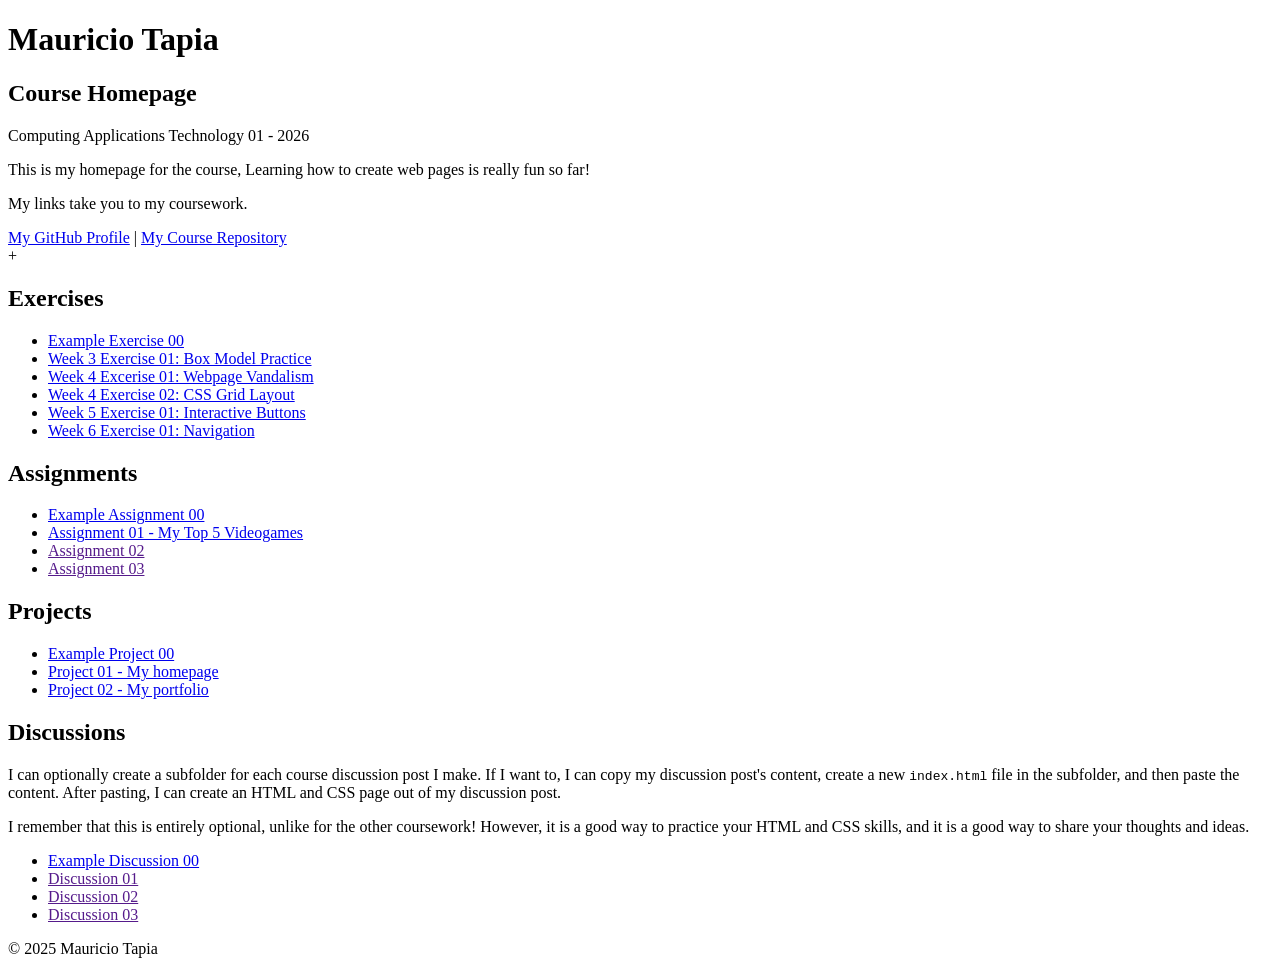
<file: index.html>
<!DOCTYPE html>

<!--

INSTRUCTIONS: HOW TO CHANGE THIS PAGE:

1. Change "Student Name" in the title above to your real name.

2. Change "Your Name" in the big heading below to your real name.

3. Change "your-username" to your real GitHub username in both links.

4. Change "your-repo-name" to the name of this repository.

5. Change "Course Name" to the name of your class.

6. Change "Semester Year" to match when you are taking this class.

7. Add links to your work:
    - Find the words that say "Exercise 01", "Assignment 01", etc.
    - Between the quote marks in href="", put the relative link to your work in the subfolder. You can simply link to the subfolder name. Take a look at the example folders and links to see how to do this.
    - For work not yet started/completed, you can leave the href="" blank until you are ready.
    - Change the words "Exercise 01" to match the name of the exercise. Do the same for assignments and projects. If you add your discussion posts, do the same for them.
    - Do this for each piece of work you finish.

8. You can add more links by copying a whole line like this:
    <li><a href="">New Work Name</a></li>
    Then paste it below the last one in that section.

9. Save your changes and push to GitHub when you are done. Remember you can use GitHub Desktop to help you with this.

Remember: During the course, if you want, you can style your homepage to introduce your own style and aesthetics. To start, keep this page simple and plain. This is just a template to get you started. Embrace the handcrafted approach to web design and development: change things to make them your own.

Remember: You must have a GitHub account, a new GitHub repository for this course, and this file (index.html) in that repository. 

Remember: You must create subfolders for each piece of coursework as the semester progresses.

-->

<html lang="en">
    <head>
        <meta charset="UTF-8" />
        <title>Course Homepage template</title>
        <meta charset="UTF-8" />
        <meta name="viewport" content="width=device-width, initial-scale=1.0" />
        <title>Mauricio Tapia - Course Homepage</title>
    </head>

    <body>
        <header>
            <h1>Mauricio Tapia</h1>
            <h2>Course Homepage</h2>
            <p>Computing Applications Technology 01 - 2026</p>
            <p>This is my homepage for the course, Learning how to create web pages is really fun so far!</p>
            <p>My links take you to my coursework.</p>
            <nav>
                <a href="https://github.com/matapia04">My GitHub Profile</a>
                |
                <a href="https://github.com/matapia04/Course-Repository">
                    My Course Repository
                </a>
            </nav>
        </header>

        <main>
            <section>+
                <h2>Exercises</h2>
                <ul>
                    <li>
                        <a href="example-exercise-00/">Example Exercise 00</a></li>
                    <li><a href="W3 - Exercise 01 /index.html">Week 3 Exercise 01: Box Model Practice</a></li>
                    <li><a href="W4 - Exercise 01/week-04-exercise-01-template/index.html">Week 4 Excerise 01: Webpage Vandalism</a></li>
                    <li><a href="W4 - Exercise 02/week-04-exercise-02-template/index.html">Week 4 Exercise 02: CSS Grid Layout</a></li>
                    <li><a href="W5 - Exercise 01/index.html">Week 5 Exercise 01: Interactive Buttons</a></li>
                    <li><a href="W6 - Exercise 01/index.html">Week 6 Exercise 01: Navigation</a></li>
                </ul>
            </section>

            <section>
                <h2>Assignments</h2>
                <ul>
                    <li>
                        <a href="example-assignment-00/">
                            Example Assignment 00
                        </a>
                    </li>
                    <li><a href="assignment-01/index.html">Assignment 01 - My Top 5 Videogames</a></li>
                    <li><a href="">Assignment 02</a></li>
                    <li><a href="">Assignment 03</a></li>
                </ul>
            </section>

            <section>
                <h2>Projects</h2>
                <ul>
                    <li>
                        <a href="example-project-00/">Example Project 00</a>
                    </li>
                    <li><a href="Project-01/index.html">Project 01 - My homepage</a></li>
                    <li><a href="Project-02/index.html">Project 02 - My portfolio</a></li>
                </ul>
            </section>

            <section>
                <h2>Discussions</h2>
                <p>
                    I can optionally create a subfolder for each course
                    discussion post I make. If I want to, I can copy my
                    discussion post's content, create a new
                    <code>index.html</code>
                    file in the subfolder, and then paste the content. After
                    pasting, I can create an HTML and CSS page out of my
                    discussion post.
                </p>
                <p>
                    I remember that this is entirely optional, unlike for the
                    other coursework! However, it is a good way to practice your
                    HTML and CSS skills, and it is a good way to share your
                    thoughts and ideas.
                </p>
                <ul>
                    <li>
                        <a href="example-discussion-00/">
                            Example Discussion 00
                        </a>
                    </li>
                    <li><a href="">Discussion 01</a></li>
                    <li><a href="">Discussion 02</a></li>
                    <li><a href="">Discussion 03</a></li>
                </ul>
            </section>
        </main>

        <footer>
            <p>&copy; 2025 Mauricio Tapia</p>
        </footer>
    </body>
</html>
</file>
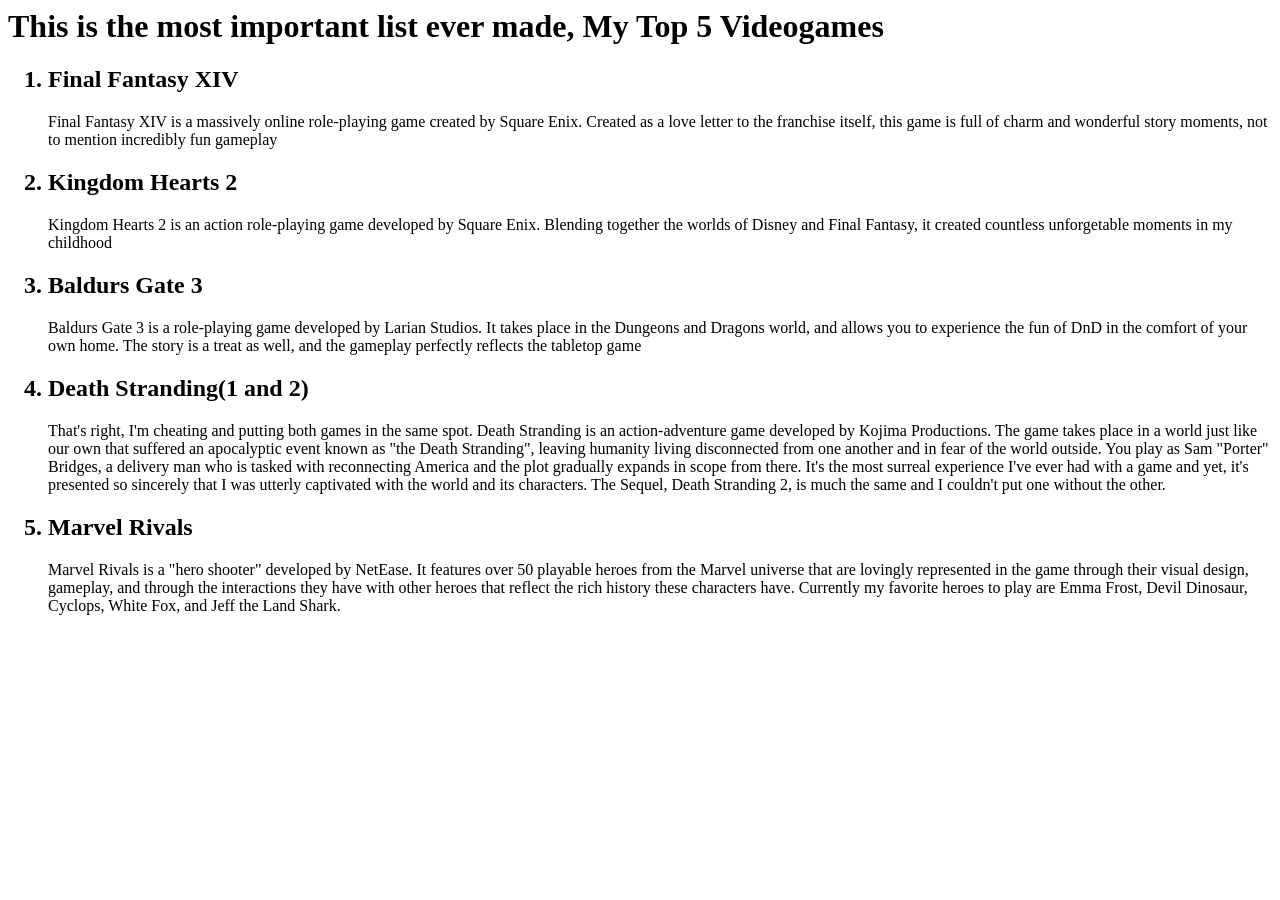
<file: assignment-01/index.html>
<html lang ="en">
    <header> <title> My Top 5 Videogames
    </title></header>
    <body>
    <h1>This is the most important list ever made, My Top 5 Videogames</h1>
    <ol> 
        <h2> <li> Final Fantasy XIV </li> </h2> 
        <p> Final Fantasy XIV is a massively online role-playing game created by Square Enix. 
            Created as a love letter to the franchise itself, this game is full of charm and wonderful story moments,
             not to mention incredibly fun gameplay</p>
        <h2><li>Kingdom Hearts 2</li></h2>
        <p>Kingdom Hearts 2 is an action role-playing game developed by Square Enix. Blending together the worlds of Disney and Final Fantasy, 
            it created countless unforgetable moments in my childhood</p>
        <h2><li>Baldurs Gate 3 </li></h2>
        <p> Baldurs Gate 3 is a role-playing game developed by Larian Studios. It takes place in the Dungeons and Dragons world, and allows you to 
            experience the fun of DnD in the comfort of your own home. The story is a treat as well, and the gameplay perfectly reflects the tabletop game</p> 
        <h2><li>Death Stranding(1 and 2)</li></h2>
        <p> That's right, I'm cheating and putting both games in the same spot. Death Stranding is an action-adventure game developed by Kojima Productions. The game takes place in a world 
            just like our own that suffered an apocalyptic event known as "the Death Stranding", leaving humanity living disconnected from one another and in fear of the world outside. You play
            as Sam "Porter" Bridges, a delivery man who is tasked with reconnecting America and the plot gradually expands in scope from there. It's the most surreal experience I've ever had with a game
            and yet, it's presented so sincerely that I was utterly captivated with the world and its characters. The Sequel, Death Stranding 2, is much the same and I couldn't put one without the other. </p> 
        <h2><li> Marvel Rivals</li></h2>
        <p> Marvel Rivals is a "hero shooter" developed by NetEase. It features over 50 playable heroes from the Marvel universe that are lovingly represented in the game 
            through their visual design, gameplay, and through the interactions they have with other heroes that reflect the rich history these characters have. Currently my
            favorite heroes to play are Emma Frost, Devil Dinosaur, Cyclops, White Fox, and Jeff the Land Shark. </p> 
    </ol>
    </body>
</html>
</file>
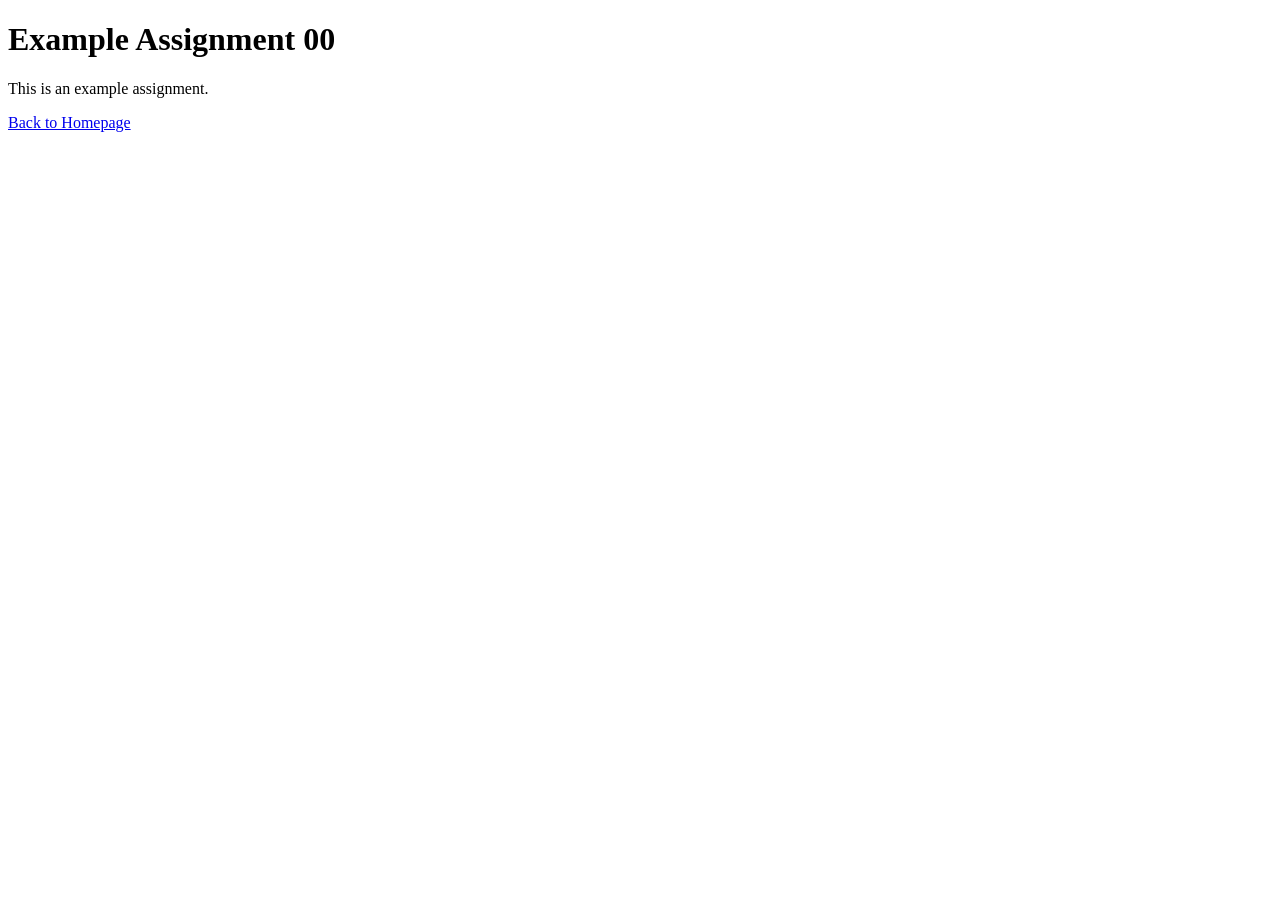
<file: example-assignment-00/index.html>
<!DOCTYPE html>
<html lang="en">
    <head>
        <meta charset="UTF-8" />
        <meta name="viewport" content="width=device-width, initial-scale=1.0" />
        <title>Example Assignment 00</title>
    </head>
    <body>
        <h1>Example Assignment 00</h1>
        <p>This is an example assignment.</p>
        <a href="../index.html">Back to Homepage</a>
    </body>
</html>
</file>
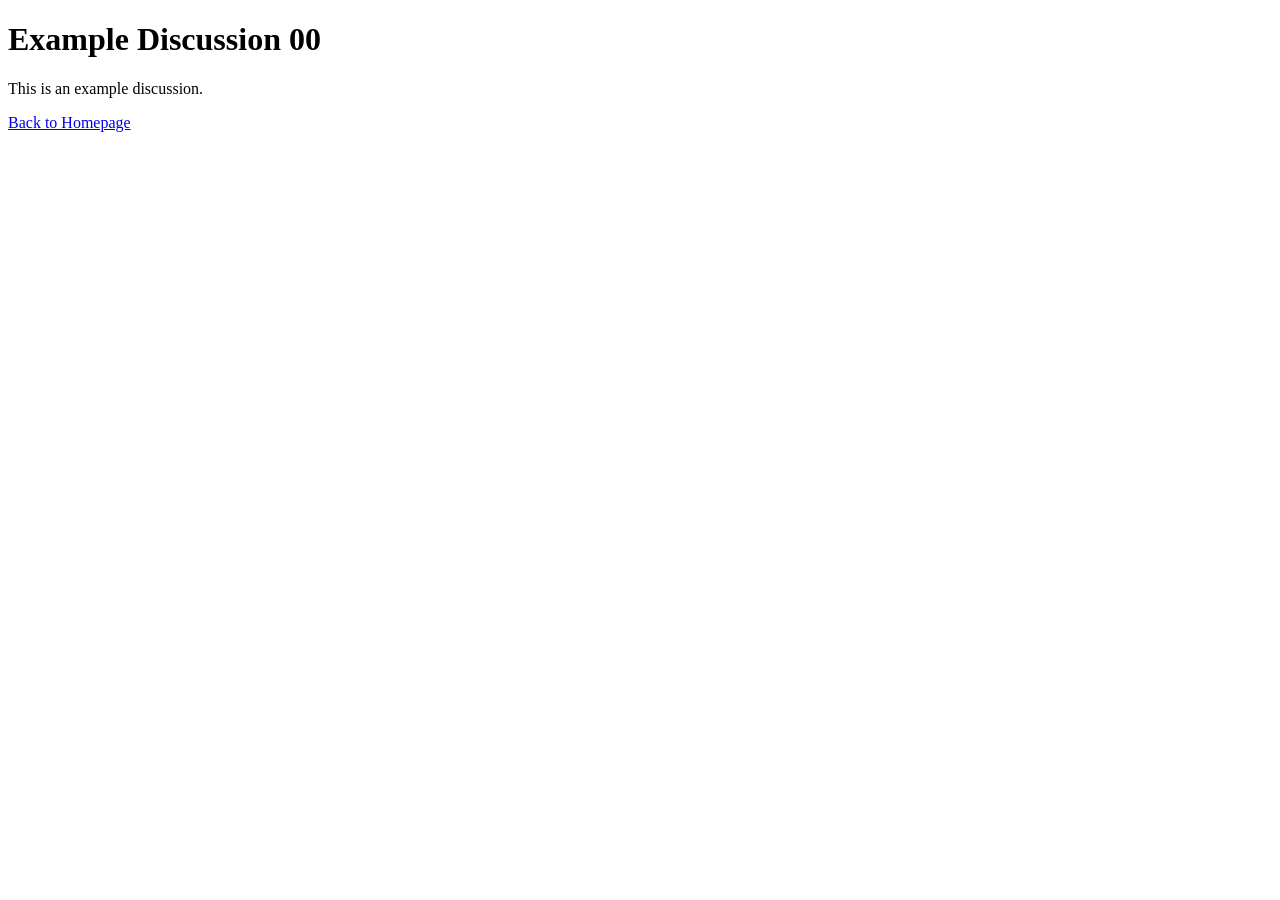
<file: example-discussion-00/index.html>
<!DOCTYPE html>
<html lang="en">
    <head>
        <meta charset="UTF-8" />
        <meta name="viewport" content="width=device-width, initial-scale=1.0" />
        <title>Example Discussion 00</title>
    </head>
    <body>
        <h1>Example Discussion 00</h1>
        <p>This is an example discussion.</p>
        <a href="../index.html">Back to Homepage</a>
    </body>
</html>
</file>
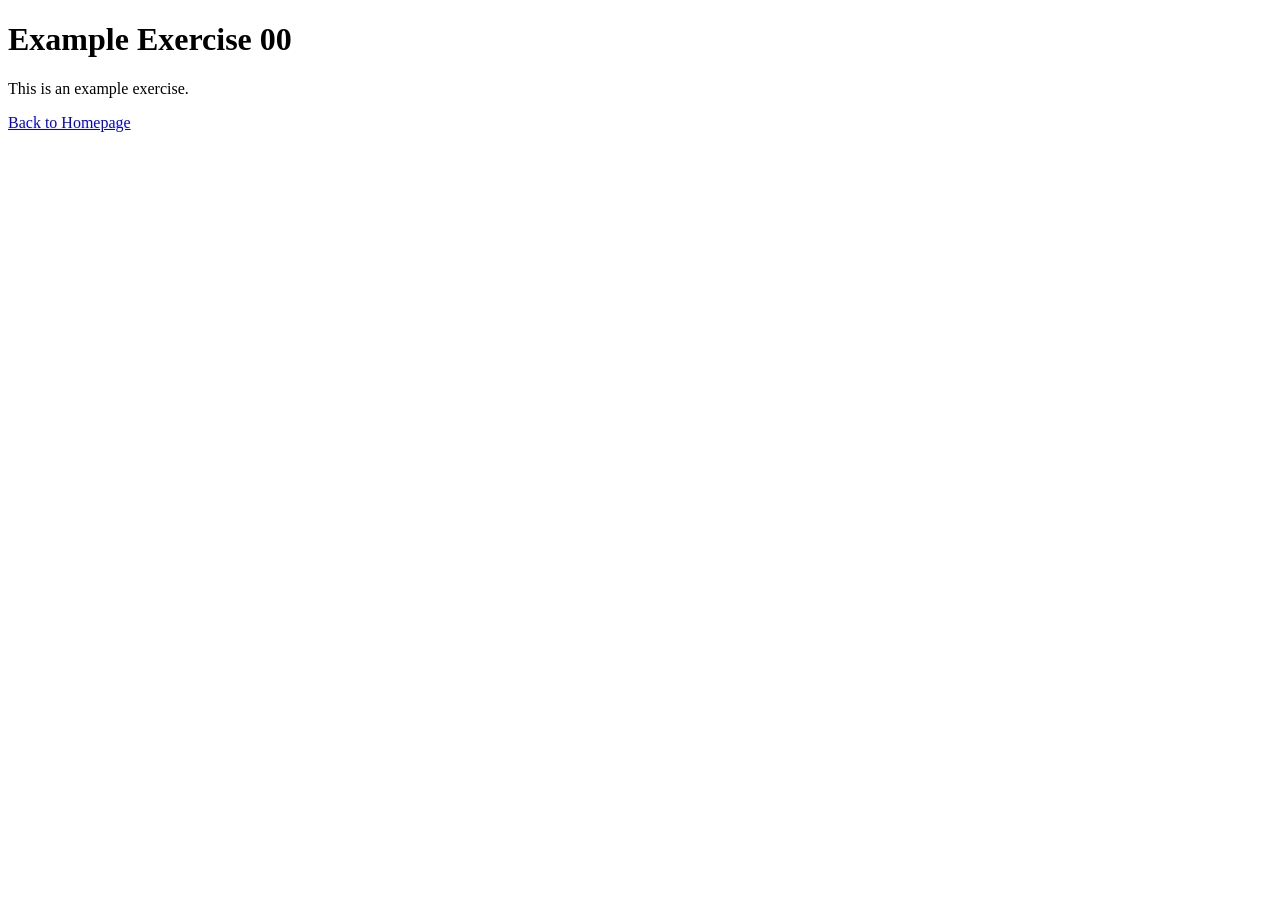
<file: example-exercise-00/index.html>
<!DOCTYPE html>
<html lang="en">
    <head>
        <meta charset="UTF-8" />
        <meta name="viewport" content="width=device-width, initial-scale=1.0" />
        <title>Example Exercise 00</title>
    </head>
    <body>
        <h1>Example Exercise 00</h1>
        <p>This is an example exercise.</p>
        <a href="../index.html">Back to Homepage</a>
    </body>
</html>
</file>
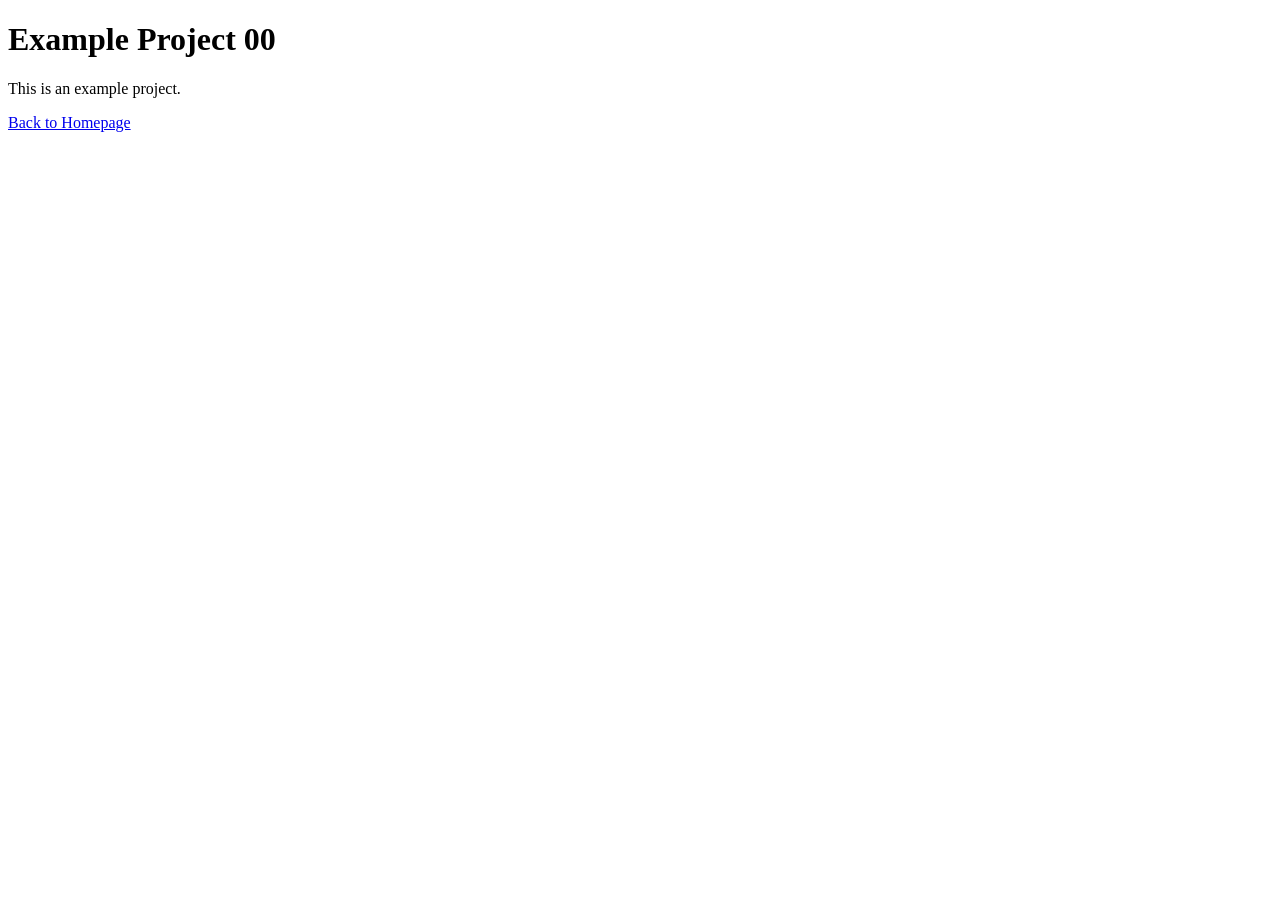
<file: example-project-00/index.html>
<!DOCTYPE html>
<html lang="en">
    <head>
        <meta charset="UTF-8" />
        <meta name="viewport" content="width=device-width, initial-scale=1.0" />
        <title>Example Project 00</title>
    </head>
    <body>
        <h1>Example Project 00</h1>
        <p>This is an example project.</p>
        <a href="../index.html">Back to Homepage</a>
    </body>
</html>
</file>
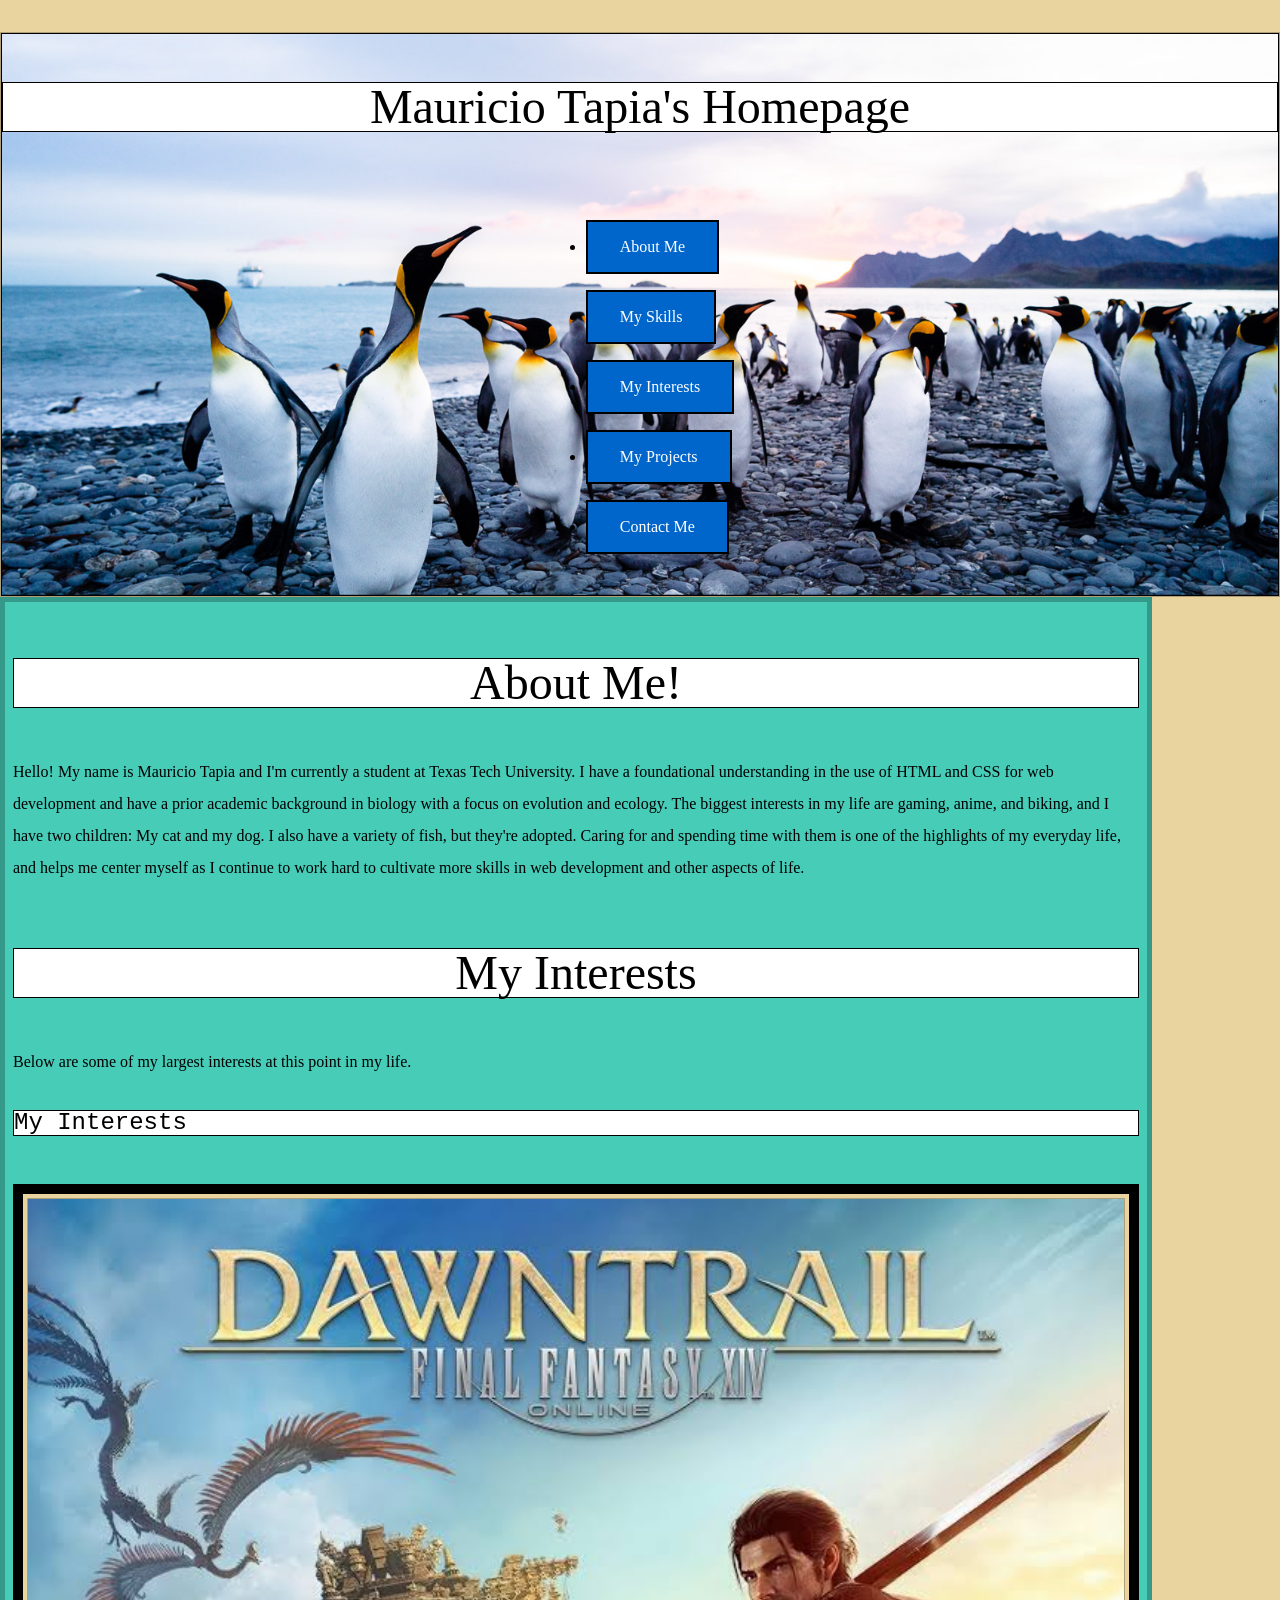
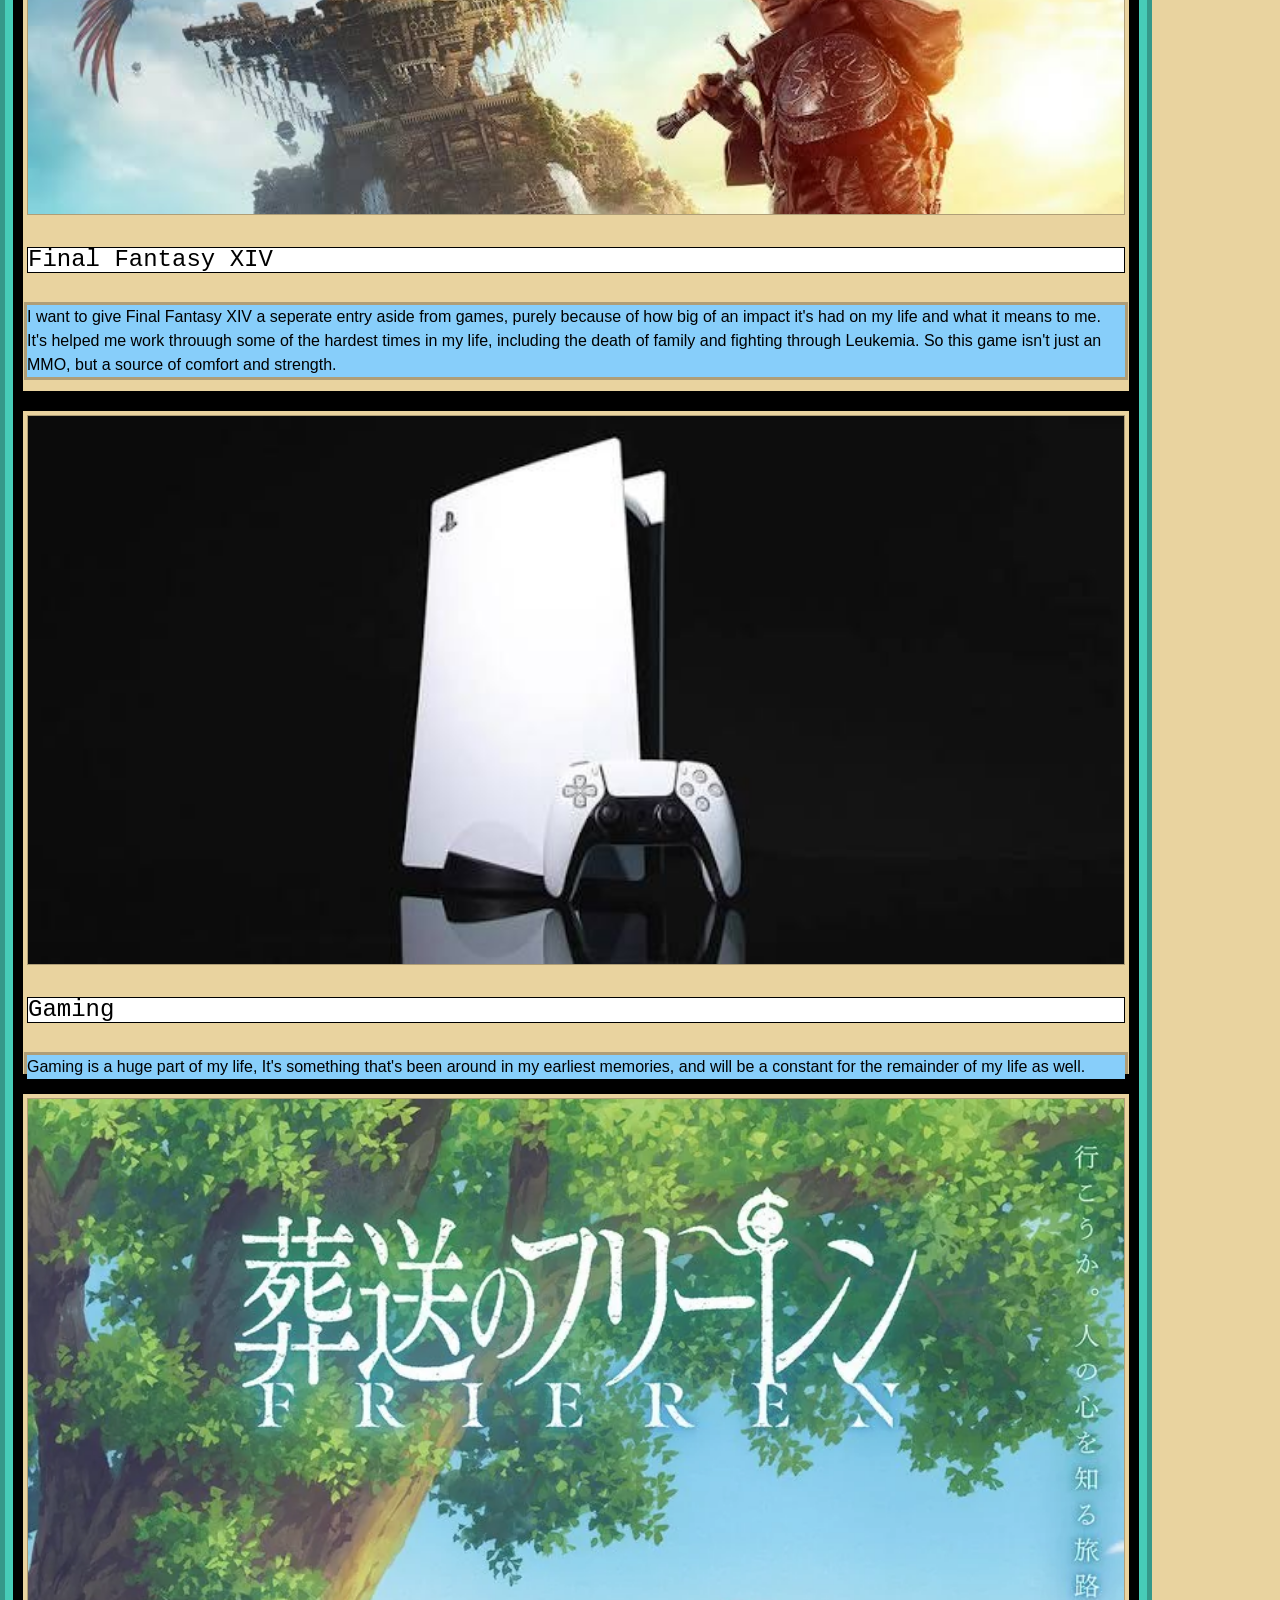
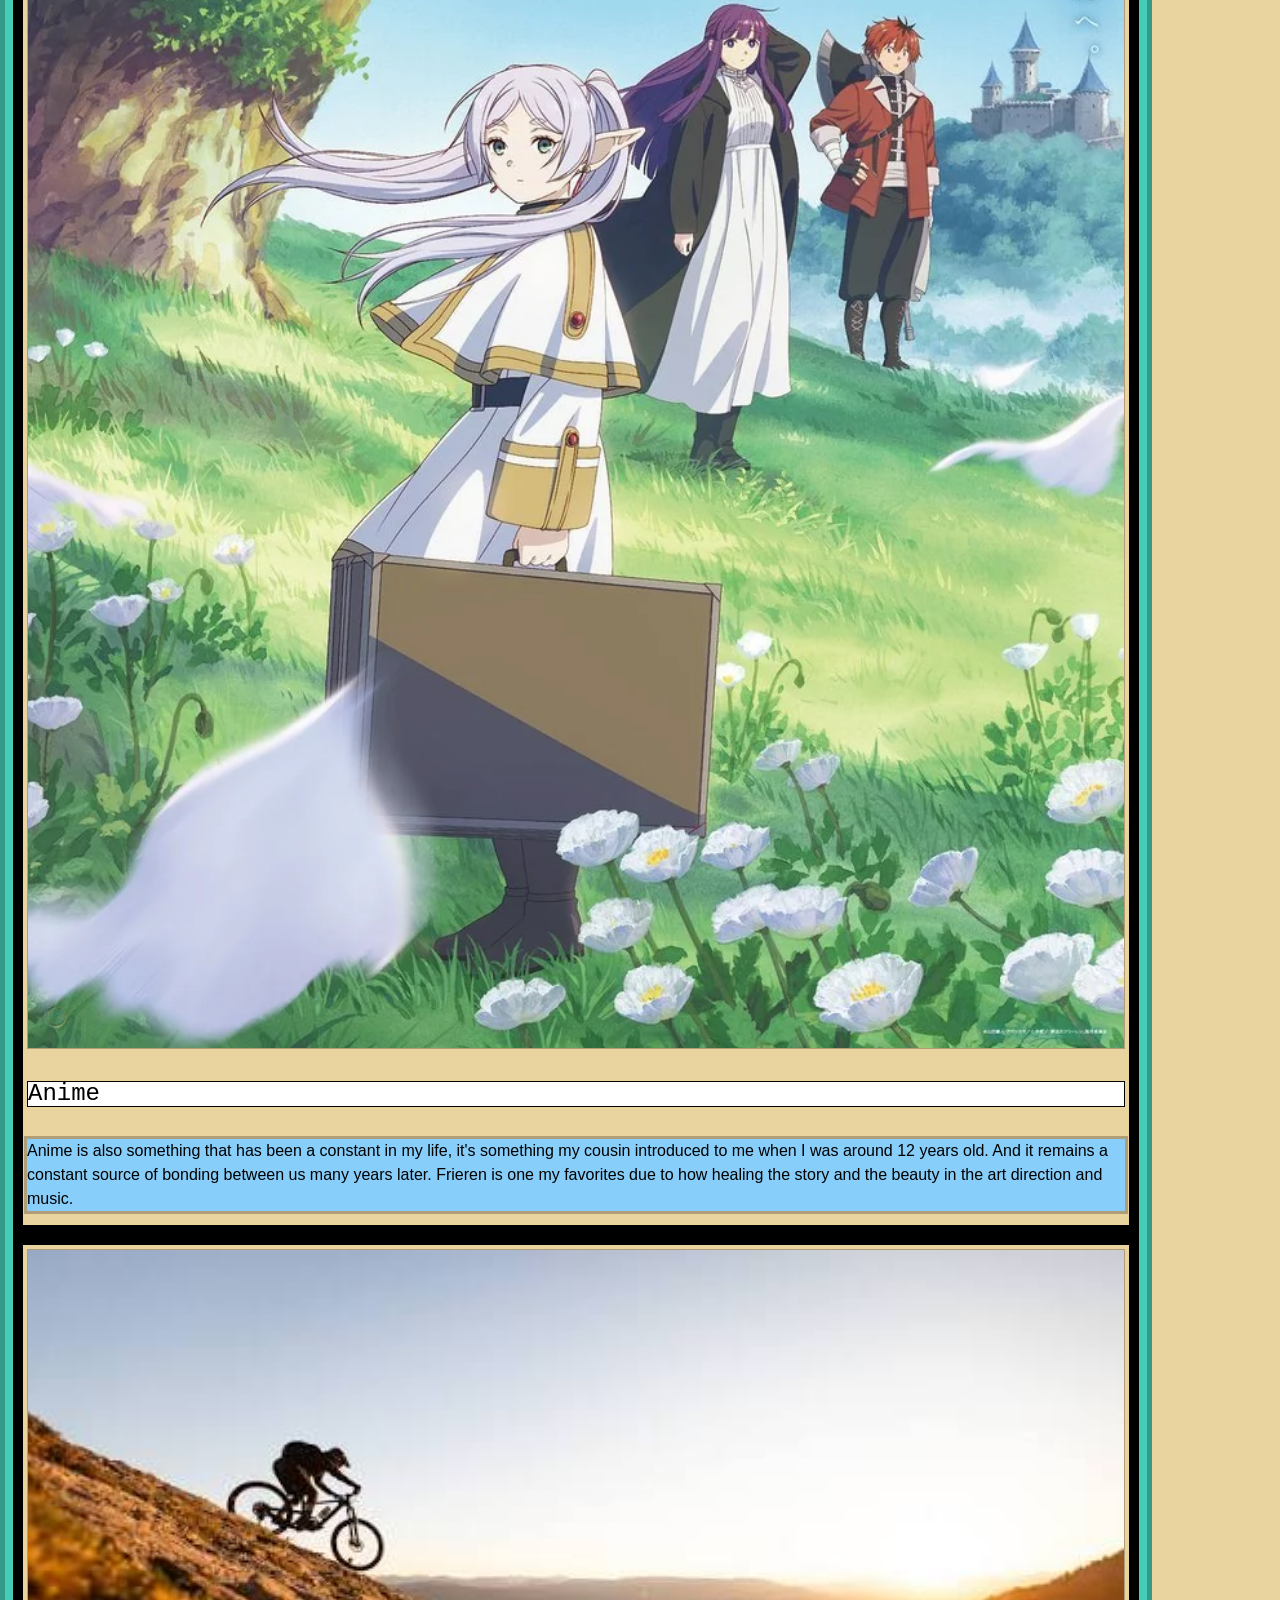
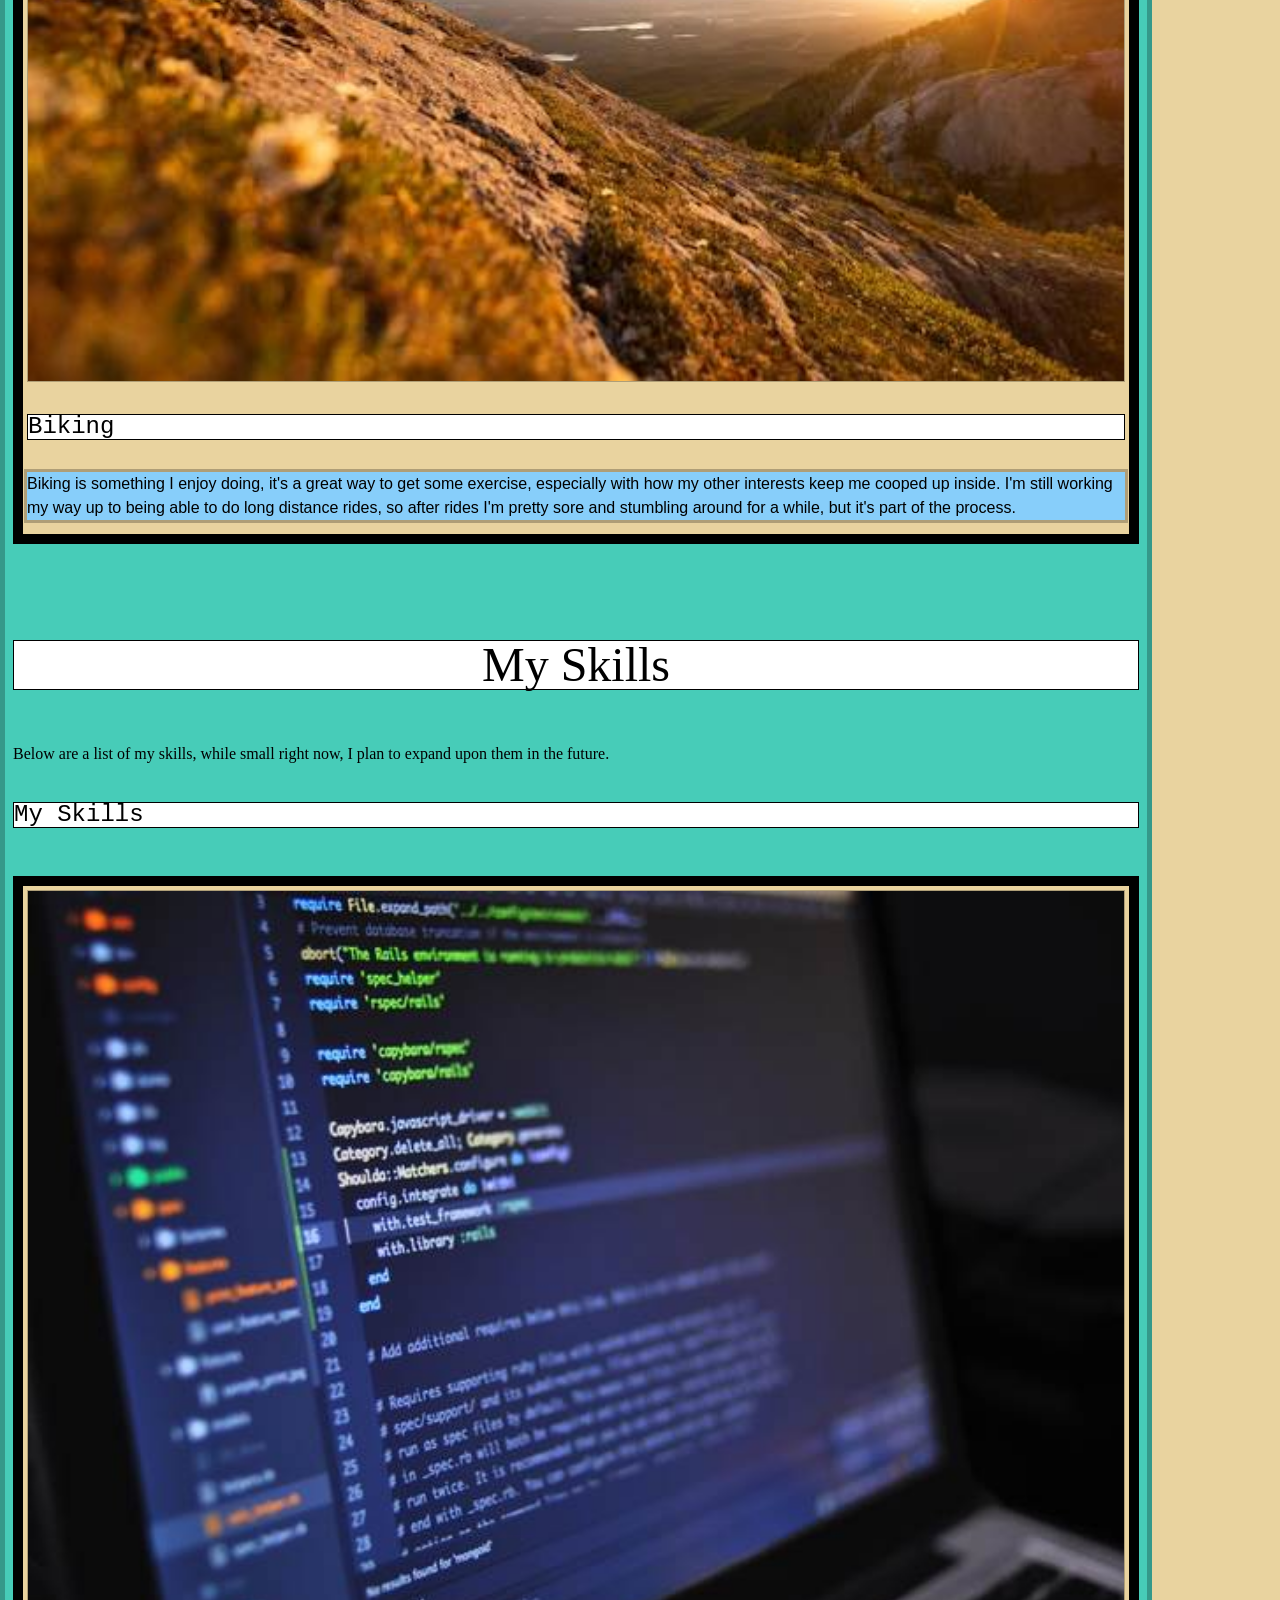
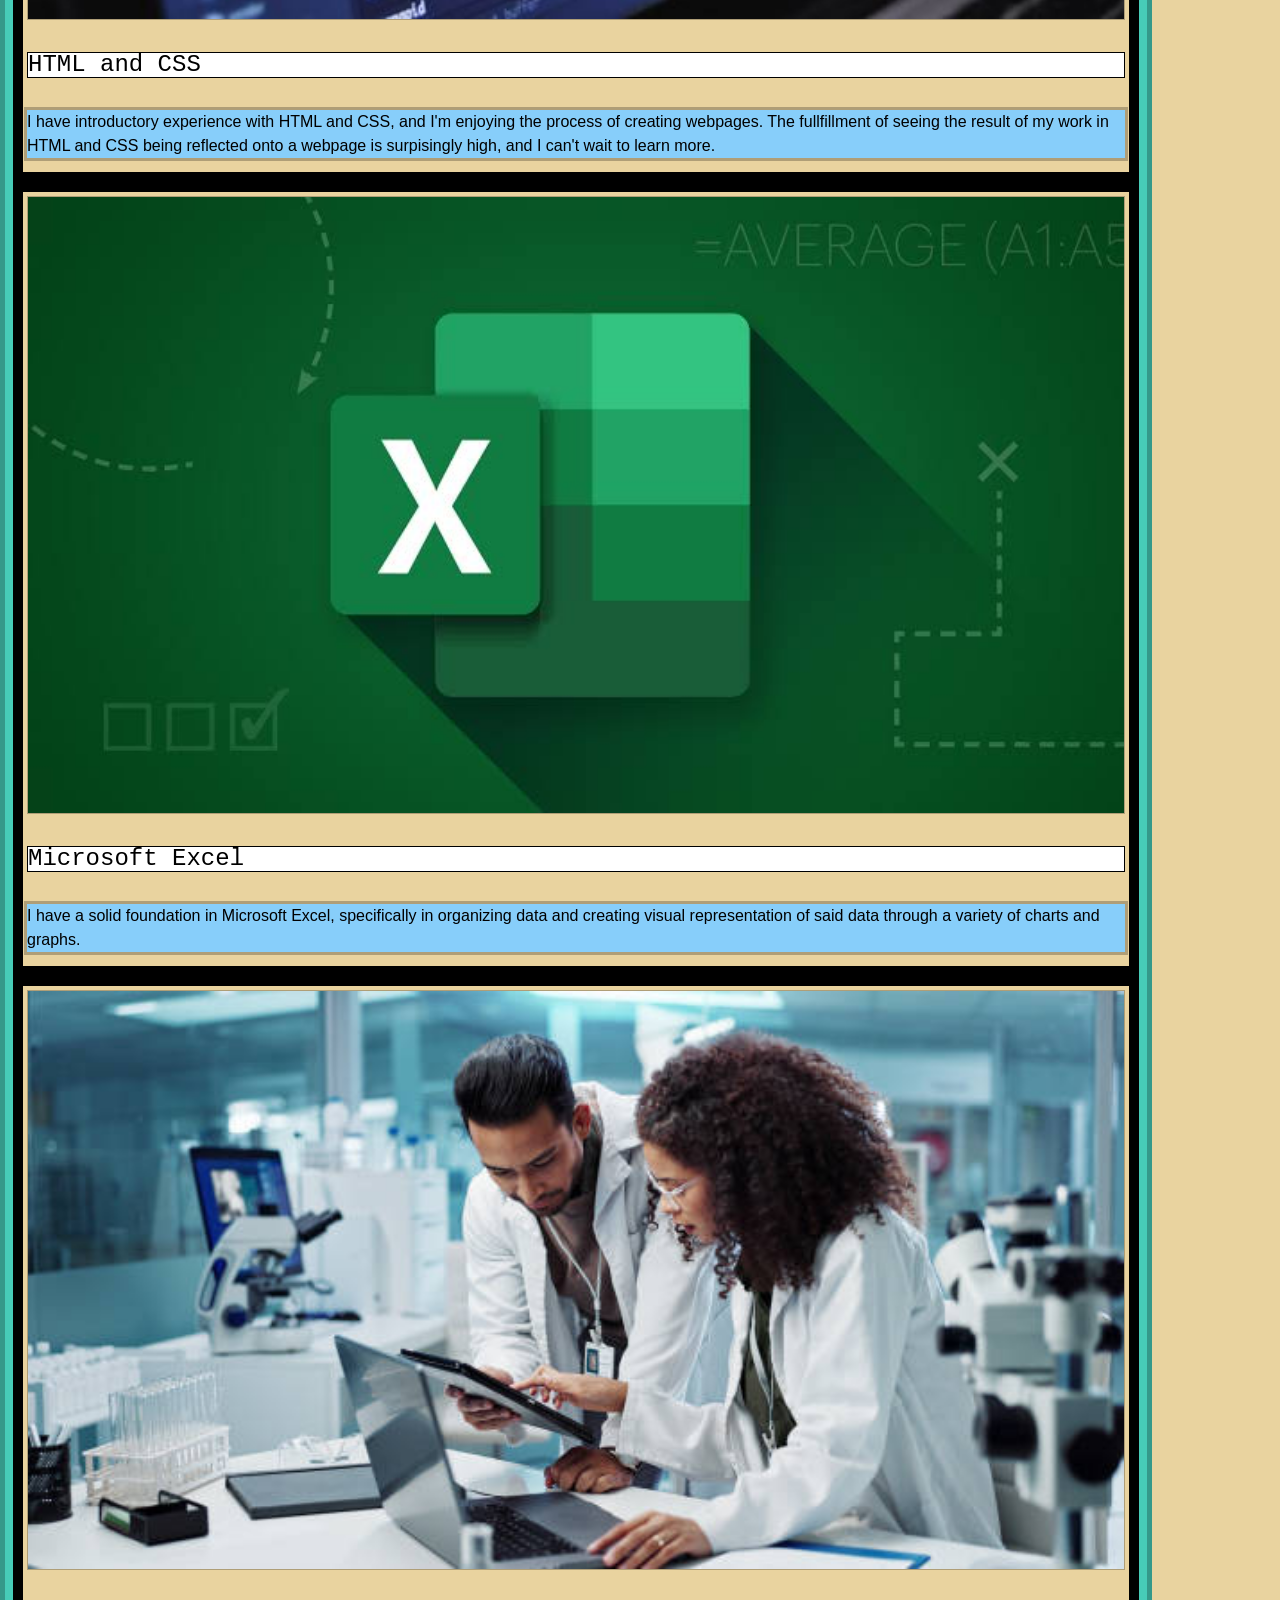
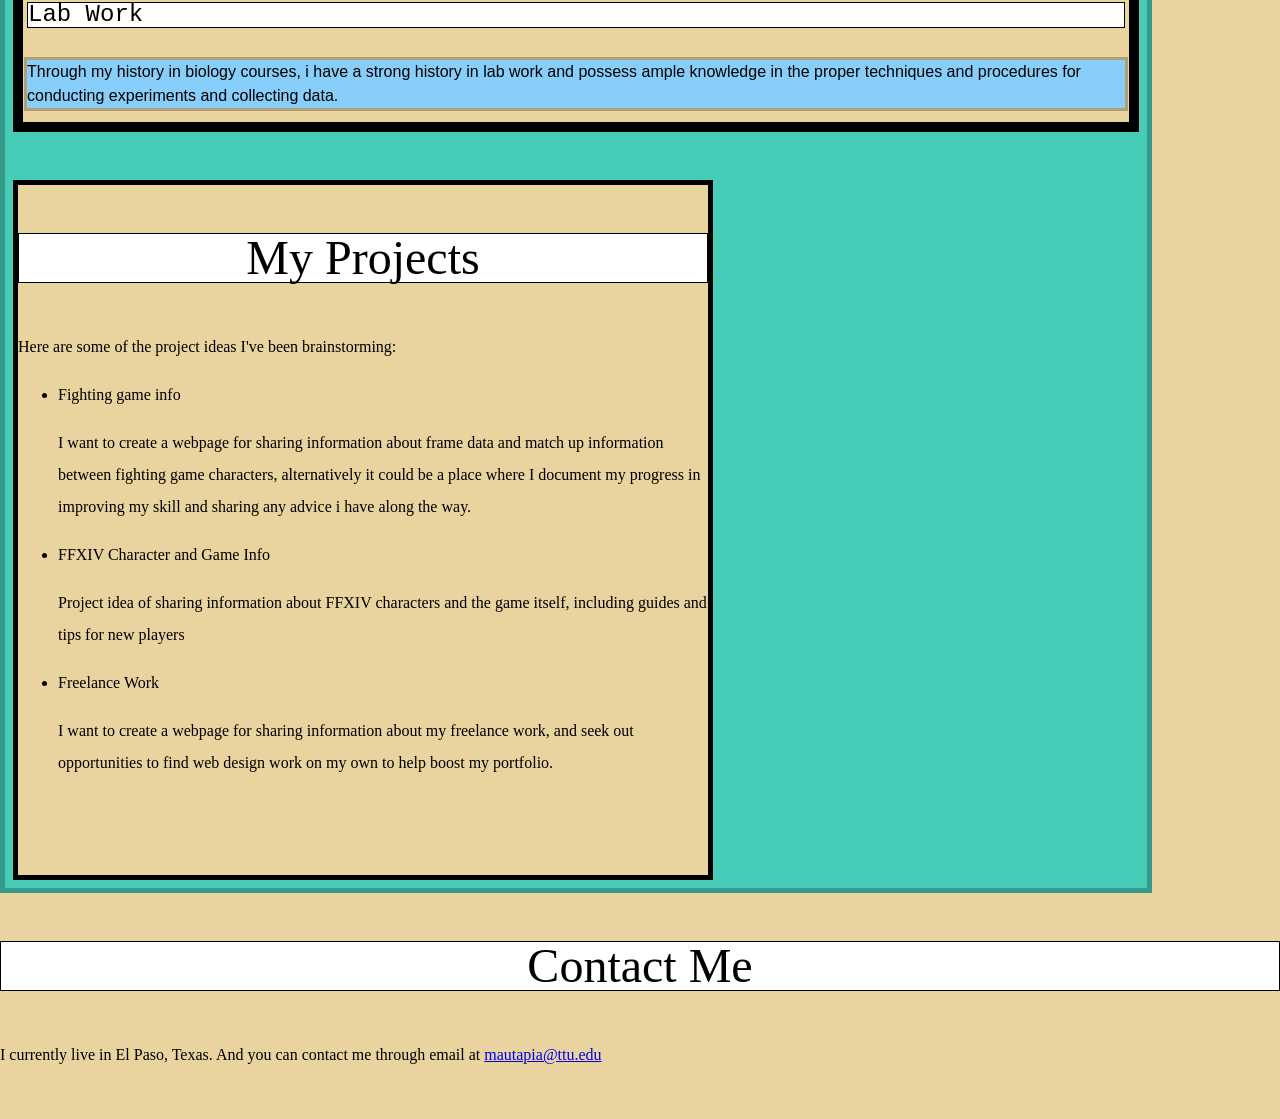
<file: Project-01/index.html>
<!DOCTYPE html>
<html lang="en">
    <head> 
        <meta charset="UTF-8" />
        <meta name="viewport" content="width=device-width, initial-scale=1.0" />
        <title>My Homepage</title>
        <link rel="stylesheet" href="./style.css">
    </head>
    <body> 
        <header>
        <div class="penguin-banner">
            <h1> Mauricio Tapia's Homepage </h1>
            <nav>
                <div class="container">
                    <ul>
                        <section class="button-selection">
                            <li><a href="#about"><button class="button-01">About Me</button></a></li>
                        </section> 
                        <section class="button-selection">
                            <li><a href="#skills"><button class="button-02">My Skills</button></a></li>
                        </section>
                        <section class="button-selection">
                            <li><a href="#interests"><button class="button-03">My Interests</button></a></li>
                        </section>
                        <section class="button-selection">  
                            <li><a href="#projects"><button class="button-04">My Projects</button></a></li>
                        </section>
                        <section class="button-selection">
                            <li><a href="#contact"><button class="button-05">Contact Me</button></a></li>
                        </section>
                    </ul>
                </div>
            </nav>
        </div>
            </header>
        <main> 
            <section id="about">
                <h1>About Me! </h1>
                <p> Hello! My name is Mauricio Tapia and I'm currently a student at Texas Tech University. I have a foundational understanding in the use of HTML and CSS for web development
                    and have a prior academic background in biology with a focus on evolution and ecology. The biggest interests in my life are gaming, anime, and biking, and I have two children: 
                    My cat and my dog. I also have a variety of fish, but they're adopted. Caring for and spending time with them is one of the highlights of my everyday life, and helps me center myself 
                    as I continue to work hard to cultivate more skills in web development and other aspects of life. </p>
            </section>
            <section id="interests">
                <h1>My Interests</h1>
                <p> Below are some of my largest interests at this point in my life.</p>
                <h2> My Interests</h2>
                <div class="collection-grid"> 
                    <div class="collection-card">
                        <img src="ffxiv.jpeg" alt="Final Fantasy XIV" />
                        <h2> Final Fantasy XIV </h2>
                        <p class="description"> I want to give Final Fantasy XIV a seperate entry aside from games, purely because of how big of an impact it's had
                        on my life and what it means to me. It's helped me work throuugh some of the hardest times in my life, including the death of family and fighting
                        through Leukemia. So this game isn't just an MMO, but a source of comfort and strength. </p>
                    </div>
                <div class="collection-card">
                    <img src="ps5.jpeg" alt="Gaming" /> 
                    <h2> Gaming </h2>
                    <p class="description"> Gaming is a huge part of my life, It's something that's been around in my earliest memories, and will be a constant
                        for the remainder of my life as well. </p>
                    </div>
                <div class="collection-card">
                    <img src="Frieren.webp" alt="Frieren: Beyond Journey's End" />
                    <h2> Anime </h2>
                    <p class="description"> Anime is also something that has been a constant in my life, it's something my cousin introduced to me when I was around 12 years old. 
                        And it remains a constant source of bonding between us many years later. Frieren is one my favorites due to how healing the story and the beauty in the art 
                        direction and music. </p>
                </div>
                <div class="collection-card">
                    <img src="biking.jpeg" alt="Biking" />
                    <h2> Biking </h2>
                    <p class="description"> Biking is something I enjoy doing, it's a great way to get some exercise, especially with how my other interests keep me cooped up inside. 
                        I'm still working my way up to being able to do long distance rides, so after rides I'm pretty sore and stumbling around for a while, but it's part of the process.
                    </p>
                </div>
            </section>
            <section id="skills">
                <h1>My Skills </h1>
                <p> Below are a list of my skills, while small right now, I plan to expand upon them in the future.</p>
                <h2> My Skills</h2>
                <div class="collection-grid"> 
                    <div class="collection-card"> 
                        <img src="coding.jpg" alt="HTML and CSS" />
                        <h2> HTML and CSS </h2>
                        <p class="description"> I have introductory experience with HTML and CSS, and I'm enjoying the process of creating webpages. The fullfillment of seeing the result
                            of my work in HTML and CSS being reflected onto a webpage is surpisingly high, and I can't wait to learn more. </p>
                    </div>
                    <div class="collection-card">
                        <img src="excel.jpeg" alt="Microsoft Excel" />
                        <h2> Microsoft Excel </h2>
                        <p class="description"> I have a solid foundation in Microsoft Excel, specifically in organizing data and creating visual representation of said data through a variety 
                            of charts and graphs.</p>
                    </div>
                    <div class="collection-card">
                        <img src="science.jpg" alt="Lab Work" />
                        <h2> Lab Work </h2>
                        <p class="description"> Through my history in biology courses, i have a strong history in lab work and possess ample knowledge in the proper techniques and procedures 
                            for conducting experiments and collecting data. </p>
                        </div>
                </div>
            </section>
            <section id="projects"> 
                <div class = "box">
                    <h1>My Projects</h1>
                    <p> Here are some of the project ideas I've been brainstorming: </p>
                    <ul> 
                        <li> Fighting game info </li>
                          <p> I want to create a webpage for sharing information about frame data and match up information between fighting game characters, alternatively it could be a place 
                            where I document my progress in improving my skill and sharing any advice i have along the way. </p>
                        <li> FFXIV Character and Game Info </li>
                            <p> Project idea of sharing information about FFXIV characters and the game itself, including guides and tips for new players </p>
                        <li> Freelance Work </li>
                            <p> I want to create a webpage for sharing information about my freelance work, and seek out opportunities to find web design work on my own to help boost my portfolio. </p>
                    </ul>
                </div>
            </section>
        </main>
        <footer>
            <section id="contact">
                <h1>Contact Me</h1>
                <p> I currently live in El Paso, Texas. And you can contact me through email at <a href="mailto:mautapia@ttu.edu">mautapia@ttu.edu</a> </p>
            </section>
        </footer>
    </body>
</html>
</file>
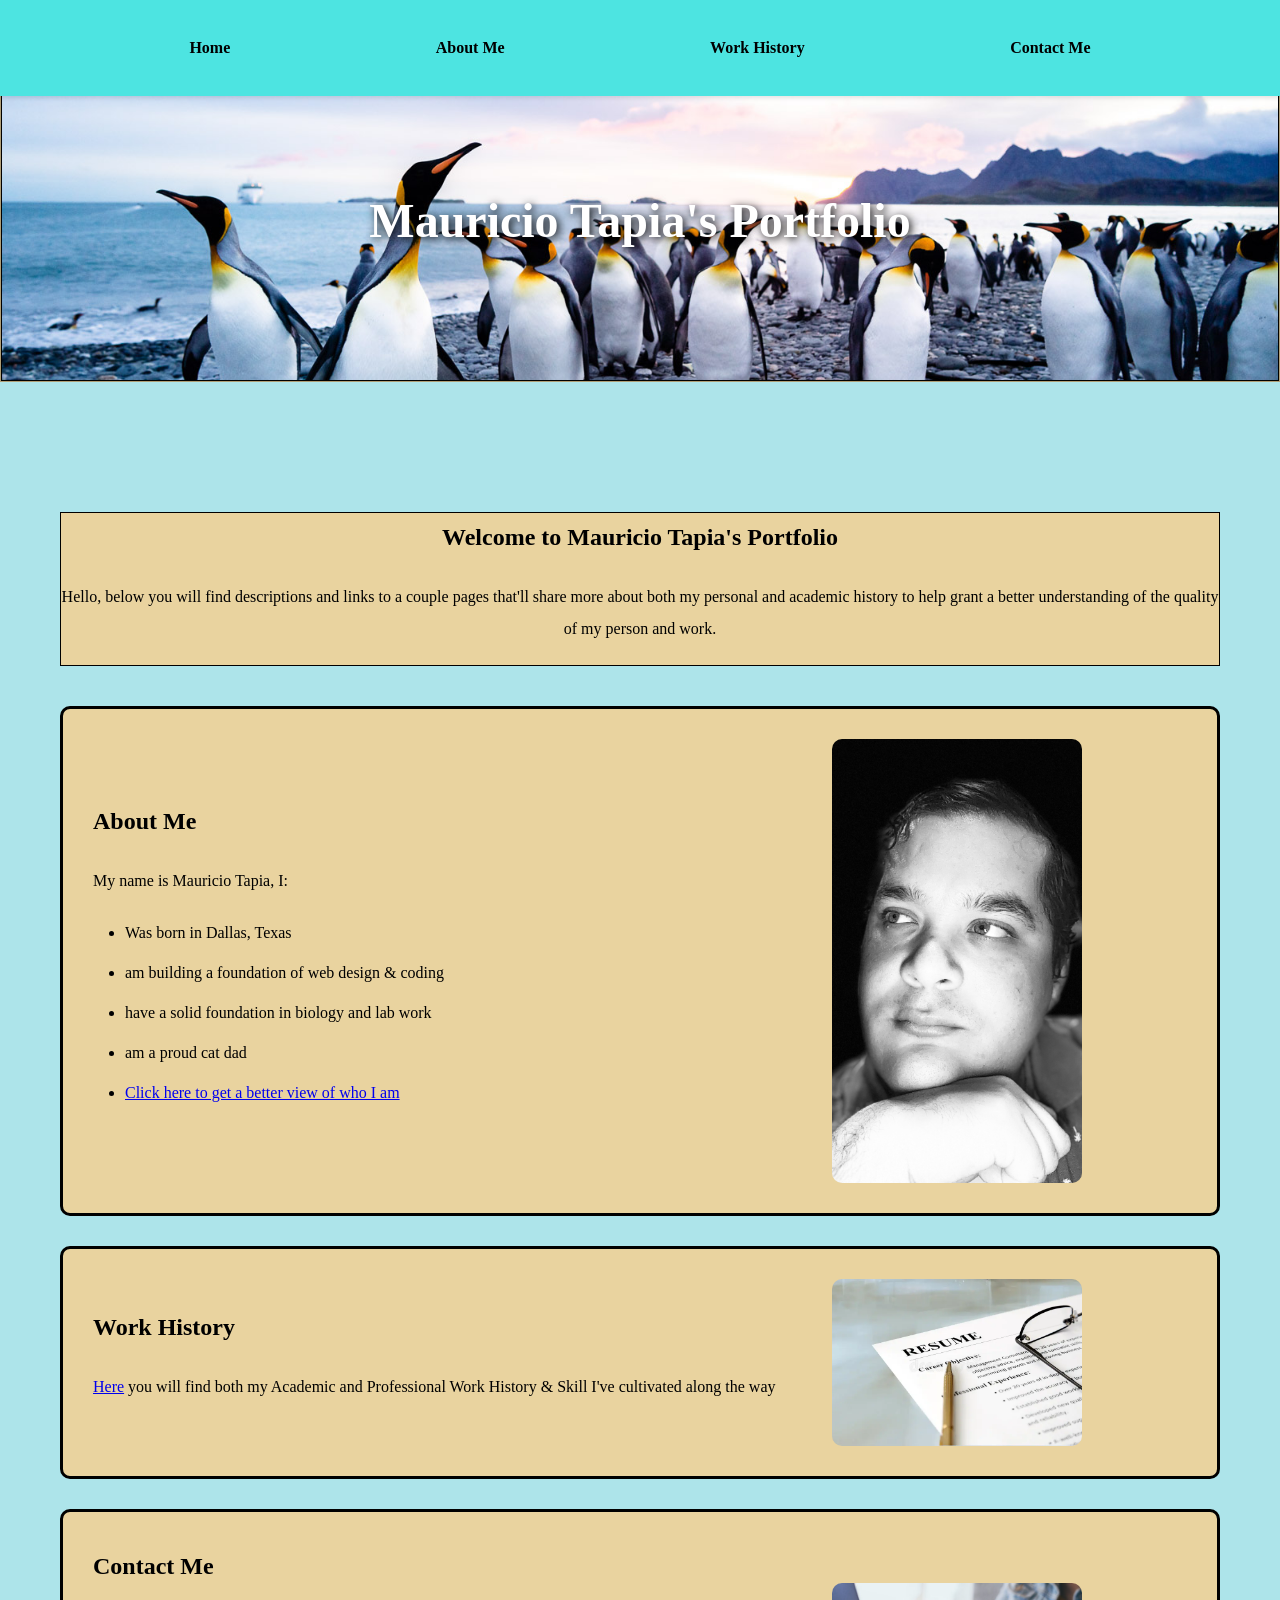
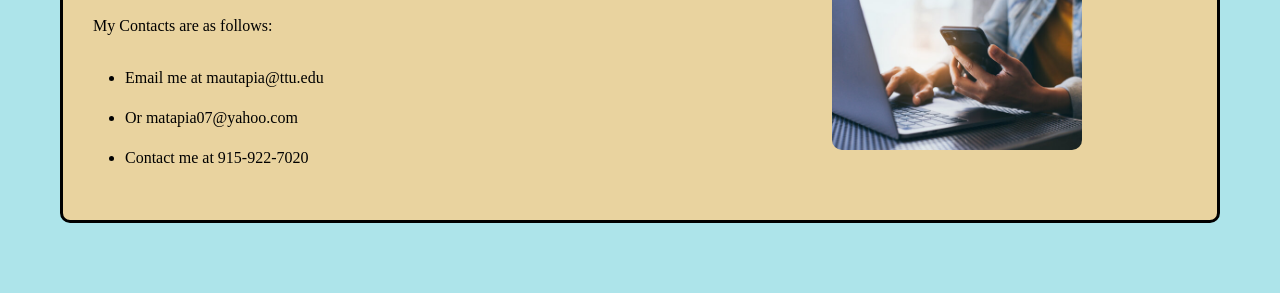
<file: Project-02/index.html>
<!DOCTYPE html>
<html lang="en">
    <head>
        <meta charset="UTF-8" />
        <meta name="viewport" content="width=device-width, initial-scale=1.0" />
        <title>My Portfolio</title>
        <link rel="stylesheet" href="./style.css">
    </head>
<body> 
<header> 
    <div class="penguin-banner">
    <h1>Mauricio Tapia's Portfolio</h1>
    </div>
</header>
     <nav class="nav-horizon">
        <ul>
            <li><a href="index.html">Home</a></li>
            <li><a href="about.html">About Me </a></li> 
            <li><a href="Resume.html">Work History</a></li>
            <li><a href="Contact.html">Contact Me</a></li> 
        </ul>
    </nav> 
<main> 
    <section class="intro">
    <h1> Welcome to Mauricio Tapia's Portfolio</h1>
    <p> Hello, below you will find descriptions and links to a couple pages that'll share more about both my personal
        and academic history to help grant a better understanding of the quality of my person and work. </p>
    </section> 
<section class="card">
    <div class="text">
        <h2> About Me </h2>
        <p> My name is Mauricio Tapia, I: </p>
         <ul> 
            <li> Was born in Dallas, Texas </li>
            <li> am building a foundation of web design & coding </li>
            <li> have a solid foundation in biology and lab work</li>
            <li> am a proud cat dad</li>
            <li> <a href="about.html">Click here to get a better view of who I am</a></li>
        </ul>
    </div>
    <div class="image"> 
        <img src="Me.jpg" alt="About Me">
    </div> 
</section> 
<section class="card"> 
    <div class="text">
        <h2> Work History</h2>
        <p> <a href="Resume.html">Here</a> you will find both my Academic and Professional Work History & Skill I've cultivated along the way</p>
    </div> 
    <div class="image"> 
        <img src="resume.webp" alt="Work History">
    </div>
</section>
<section class="card">
    <div class="text">
        <h2> Contact Me </h2>
        <p> My Contacts are as follows: </p>
        <ul> 
            <li> Email me at mautapia@ttu.edu</li>
            <li> Or matapia07@yahoo.com</li>
            <li> Contact me at 915-922-7020</li>
        </ul>
    </div>
    <div class="image"> 
        <img src="contact.jpg" alt="Contact Me">
    </div> 
</main>
</body> 
</html>
</file>
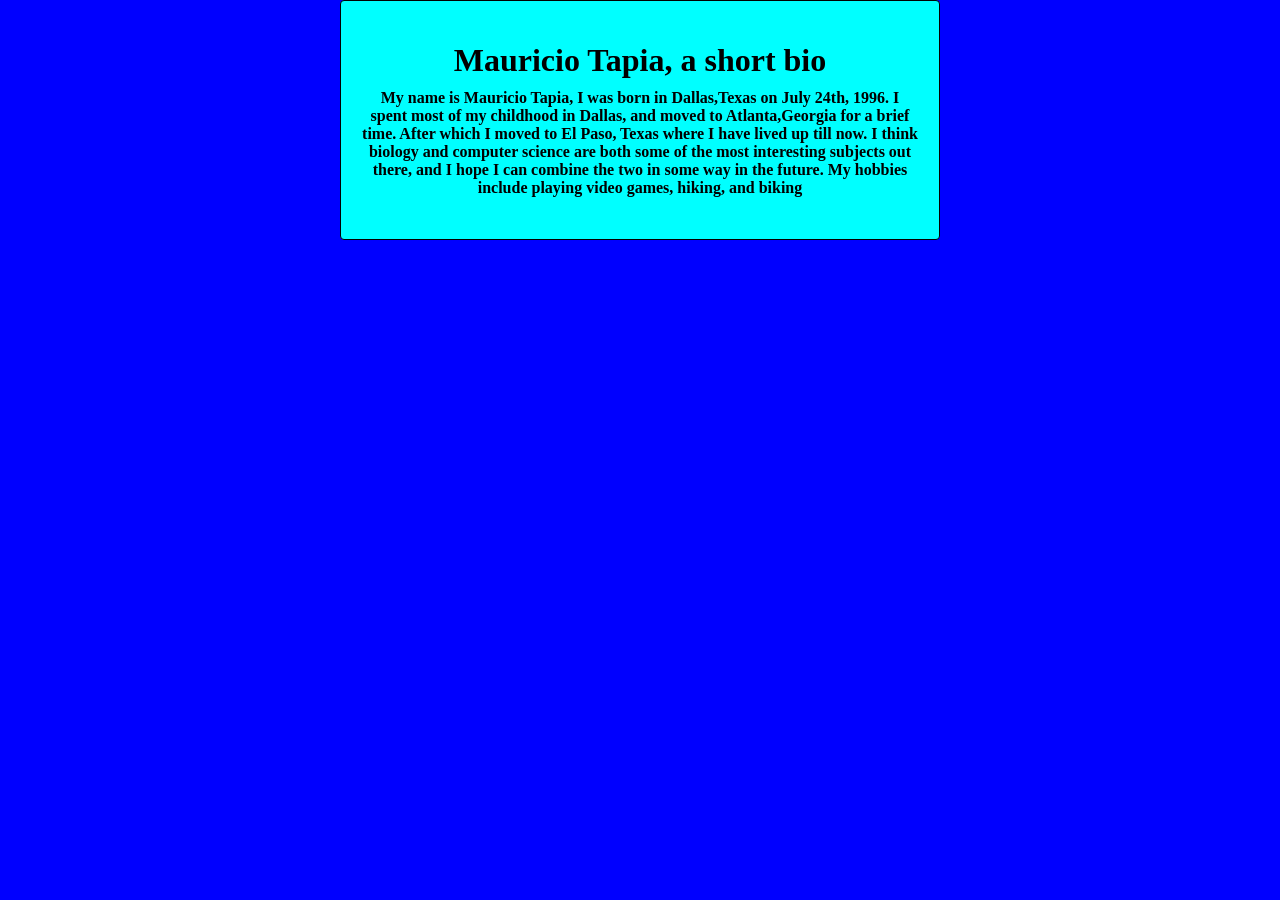
<file: W3 - Exercise 01 /index.html>
<!DOCTYPE html>
<html lang="en">
    <head> 
        <title> Mauricio Tapia </title>
        <link rel="stylesheet" href="style.css" />
    </head>
    <body> 
        <div class ="card">
            <h1>Mauricio Tapia, a short bio
                <p> My name is Mauricio Tapia, I was born in Dallas,Texas on July 24th, 1996. I spent most of my childhood in Dallas, and moved to Atlanta,Georgia for a brief time. 
                    After which I moved to El Paso, Texas where I have lived up till now. I think biology and computer science are both some of the most interesting subjects out there,
                    and I hope I can combine the two in some way in the future. My hobbies include playing video games, hiking, and biking 
            </h1>
        </div>
    </body>
</html>
</file>
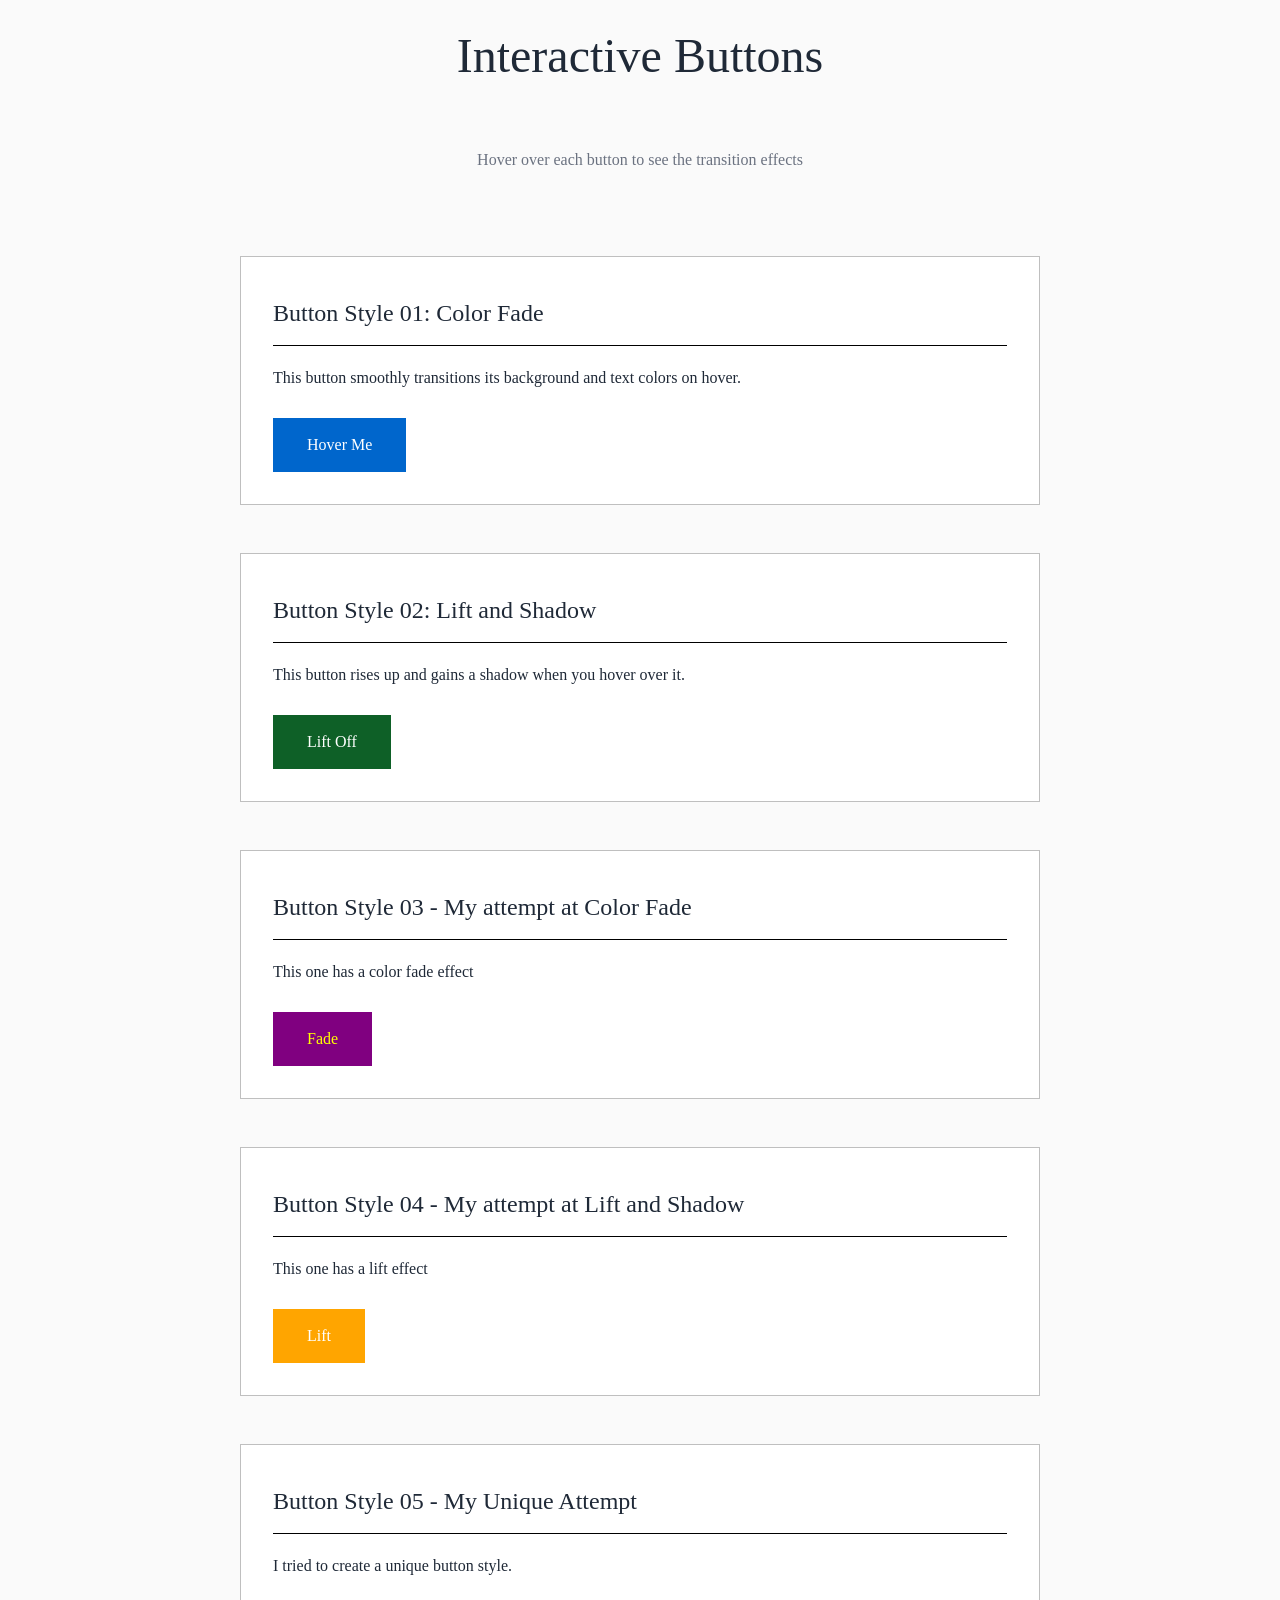
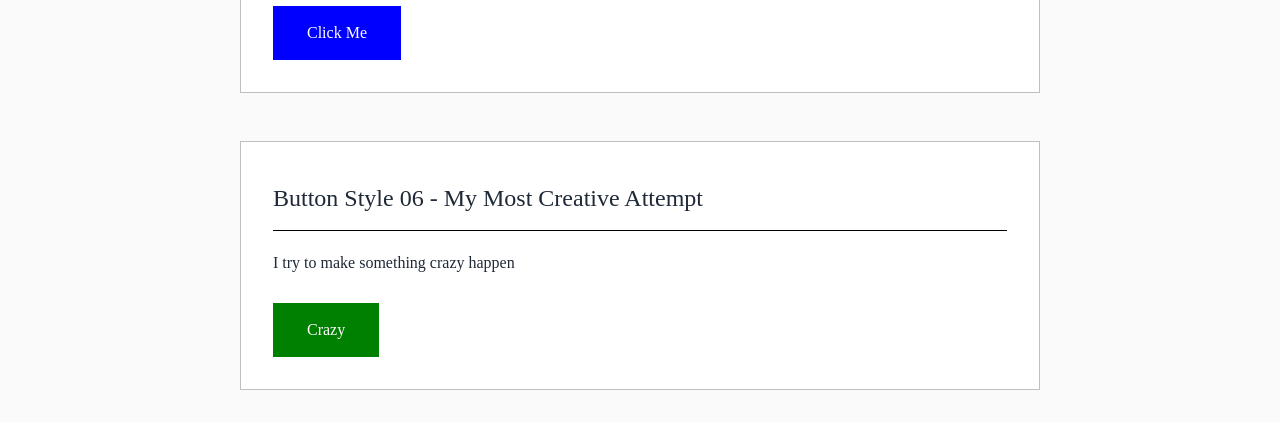
<file: W5 - Exercise 01/index.html>
<!DOCTYPE html>
<html lang="en">

<head>
    <meta charset="UTF-8">
    <meta name="viewport" content="width=device-width, initial-scale=1.0">
    <title>Exercises Week 05 Exercise 01: Interactive Buttons</title>
    <link rel="stylesheet" href="./style.css">
</head>

<body>
    <div class="container">
        <h1>Interactive Buttons</h1>
        <p class="subtitle">Hover over each button to see the transition effects</p>

        <section class="button-section">
            <h2>Button Style 01: Color Fade</h2>
            <p>This button smoothly transitions its background and text colors on hover.</p>
            <button class="button-01">Hover Me</button>
        </section>


        <section class="button-section">
            <h2>Button Style 02: Lift and Shadow</h2>
            <p>This button rises up and gains a shadow when you hover over it.</p>
            <button class="button-02">Lift Off</button>
        </section>

        <section class="button-section">
            <h2>Button Style 03 - My attempt at Color Fade</h2>
            <p>This one has a color fade effect</p>
            <button class="button-03">Fade</button>
        </section>

        <section class="button-section">
            <h2>Button Style 04 - My attempt at Lift and Shadow</h2>
            <p>This one has a lift effect</p>
            <button class="button-04">Lift</button>
        </section>

        <section class="button-section">
            <h2>Button Style 05 - My Unique Attempt</h2>
            <p>I tried to create a unique button style.</p>
            <button class="button-05">Click Me</button>
        </section>

        <section class="button-section">
            <h2>Button Style 06 - My Most Creative Attempt</h2>
            <p>I try to make something crazy happen</p>
            <button class="button-06">Crazy</button>
        </section>
    </div>
</body>

</html>
</file>
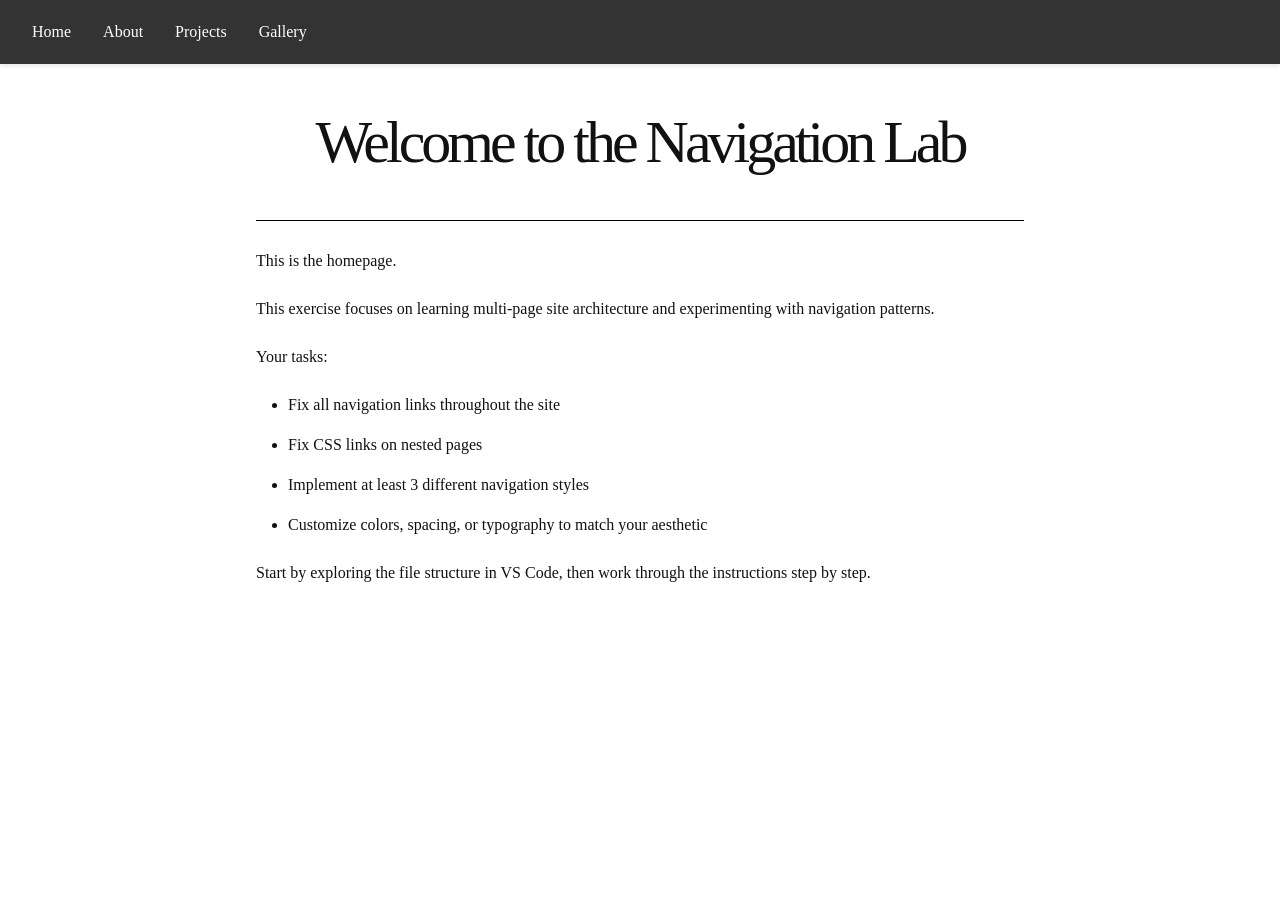
<file: W6 - Exercise 01/index.html>
<!DOCTYPE html>
<html lang="en">

<head>
  <meta charset="UTF-8">
  <meta name="viewport" content="width=device-width, initial-scale=1.0">
  <title>Navigation Lab - Home</title>
  <link rel="stylesheet" href="css/style.css">
</head>

<body>

  <nav class="nav-horizontal">
    <ul>
      <li><a href="index.html">Home</a></li>
      <li><a href="about.html">About</a></li>
      <li><a href="projects/index.html">Projects</a></li>
      <li><a href="gallery/index.html">Gallery</a></li>
    </ul>
  </nav>

  <main>
    <h1>Welcome to the Navigation Lab</h1>

    <p>This is the homepage.</p>
    <p>This exercise focuses on learning multi-page site architecture and experimenting with navigation patterns.</p>

    <p>Your tasks:</p>
    <ul>
      <li>Fix all navigation links throughout the site</li>
      <li>Fix CSS links on nested pages</li>
      <li>Implement at least 3 different navigation styles</li>
      <li>Customize colors, spacing, or typography to match your aesthetic</li>
    </ul>

    <p>Start by exploring the file structure in VS Code, then work through the instructions step by step.</p>
  </main>

</body>

</html>
</file>
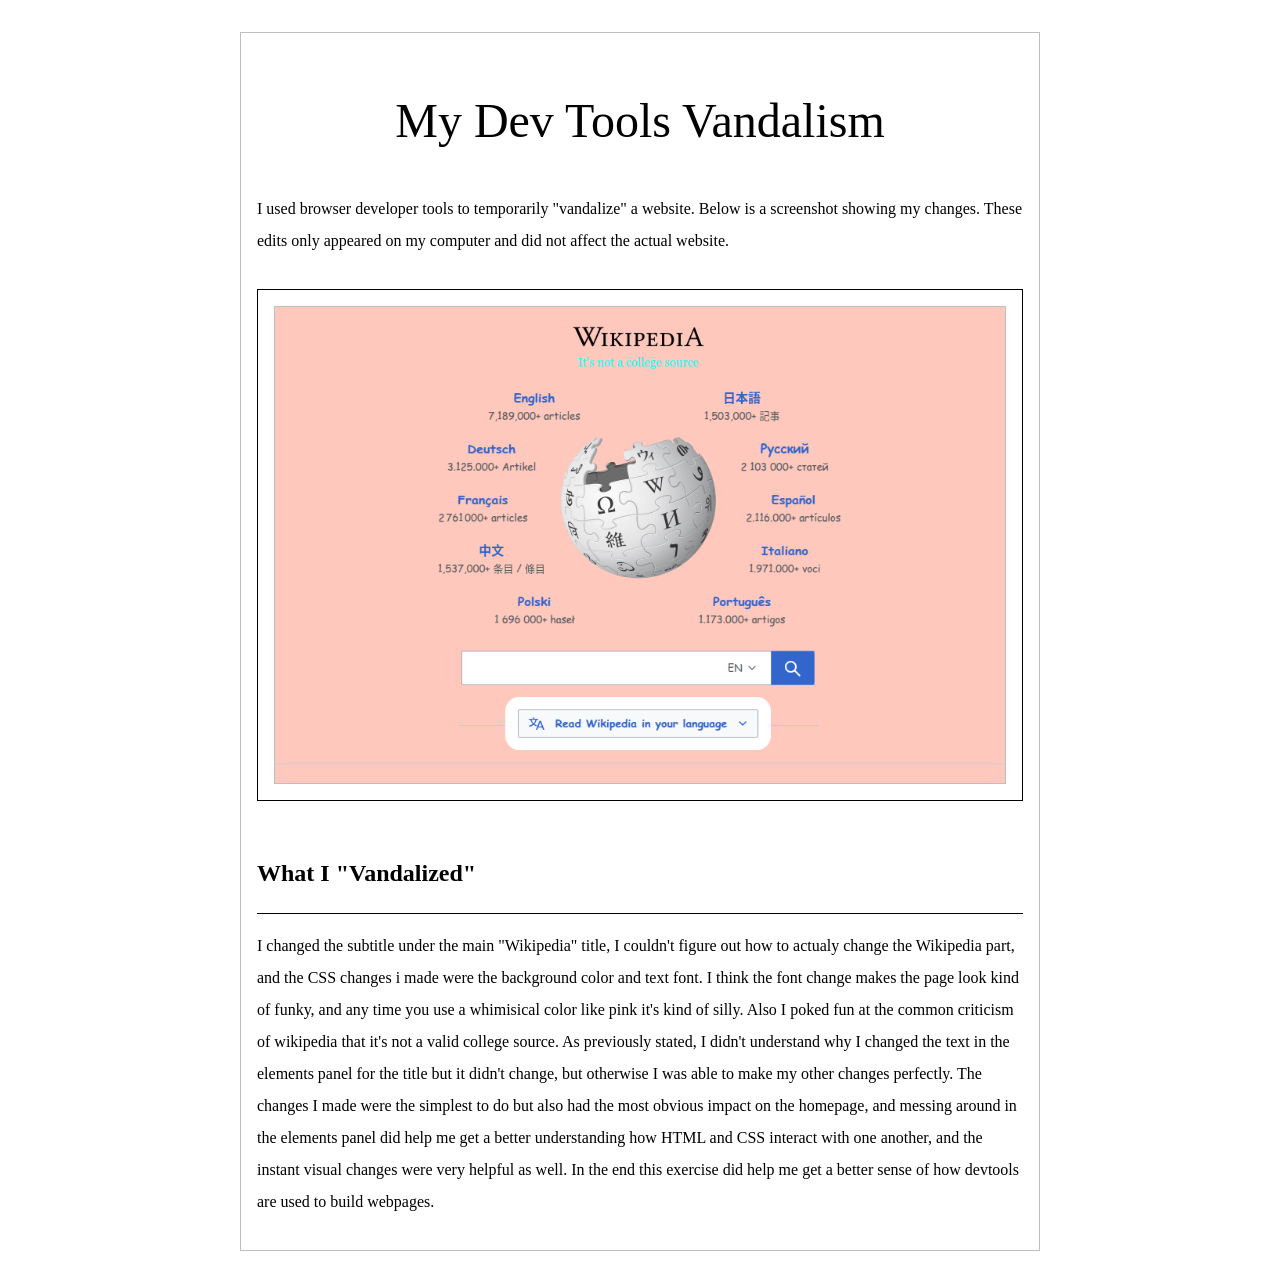
<file: W4 - Exercise 01/week-04-exercise-01-template/index.html>
<!DOCTYPE html>
<html lang="en">

<head>
    <meta charset="UTF-8" />
    <meta name="viewport" content="width=device-width, initial-scale=1.0" />
    <title>Week 04 Exercise 01 - My Dev Tools Vandalism</title>
    <link rel="stylesheet" href="./style.css" />
</head>

<body>
    <main>
        <h1>My Dev Tools Vandalism</h1>
        <p>
            I used browser developer tools to temporarily "vandalize" a
            website. Below is a screenshot showing my changes. These edits
            only appeared on my computer and did not affect the actual
            website.
        </p>
        <div class="screenshot-container">
            <!-- 
                IMPORTANT: Update the src attribute below to match your screenshot filename.
                Example: If your screenshot is named "apple-dot-com-but-with-papyrus-font.png", change the line to:
                src="./apple-dot-com-but-with-papyrus-font.png"
            -->
            <img src="Vandalism.png" alt="Screenshot of the webpage I vandalized" />
        </div>
        <h2>What I "Vandalized"</h2>
        <p>
            I changed the subtitle under the main "Wikipedia" title, I couldn't figure out how to actualy change 
            the Wikipedia part, and the CSS changes i made were the background color and text font. I think the font change makes
            the page look kind of funky, and any time you use a whimisical color like pink it's kind of silly. Also I poked fun at the common
             criticism of wikipedia that it's not a valid college source. 

            As previously stated, I didn't understand why I changed the text in the elements panel for the title but it didn't change,
            but otherwise I was able to make my other changes perfectly. The changes I made were the simplest to do but also had the
            most obvious impact on the homepage, and messing around in the elements panel did help me get a better understanding how HTML and CSS interact with one another,
            and the instant visual changes were very helpful as well. In the end this exercise did help me get a better sense of how devtools are used to build webpages.

        </p>
    </main>
</body>

</html>
</file>
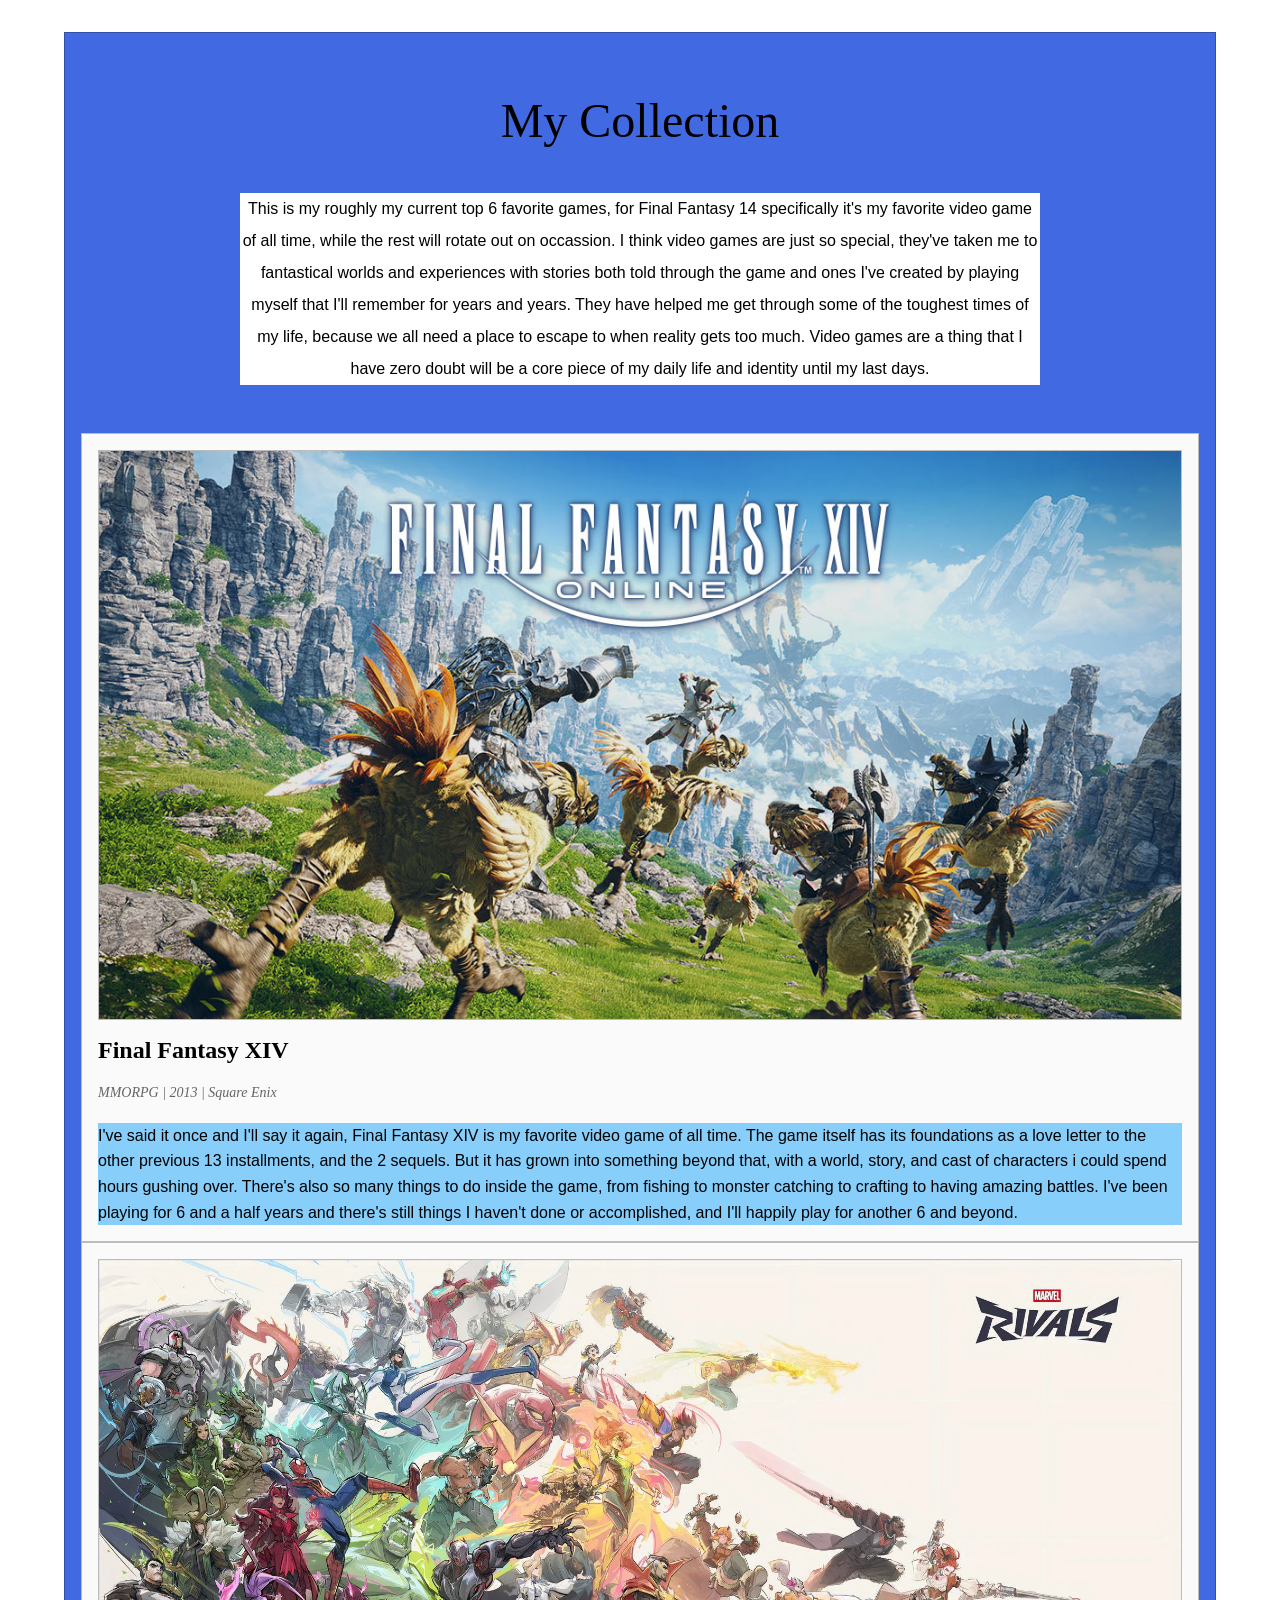
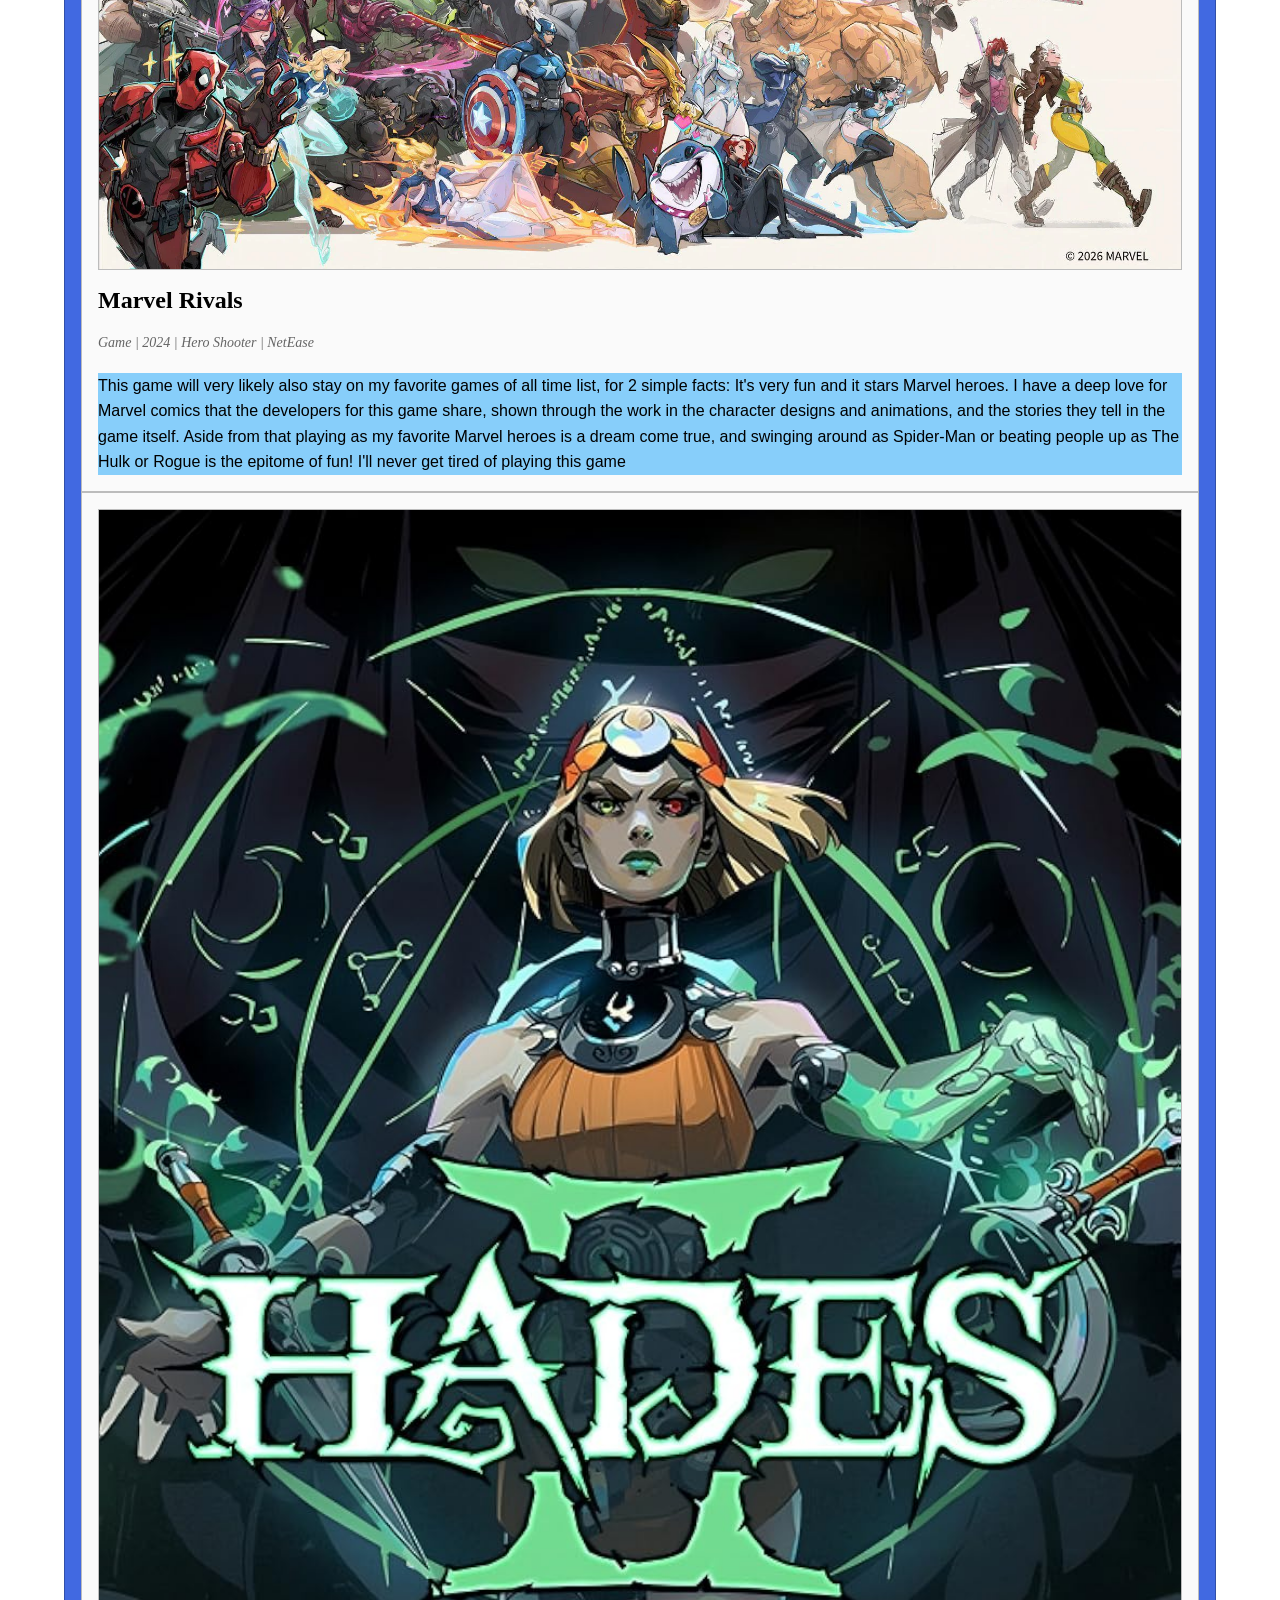
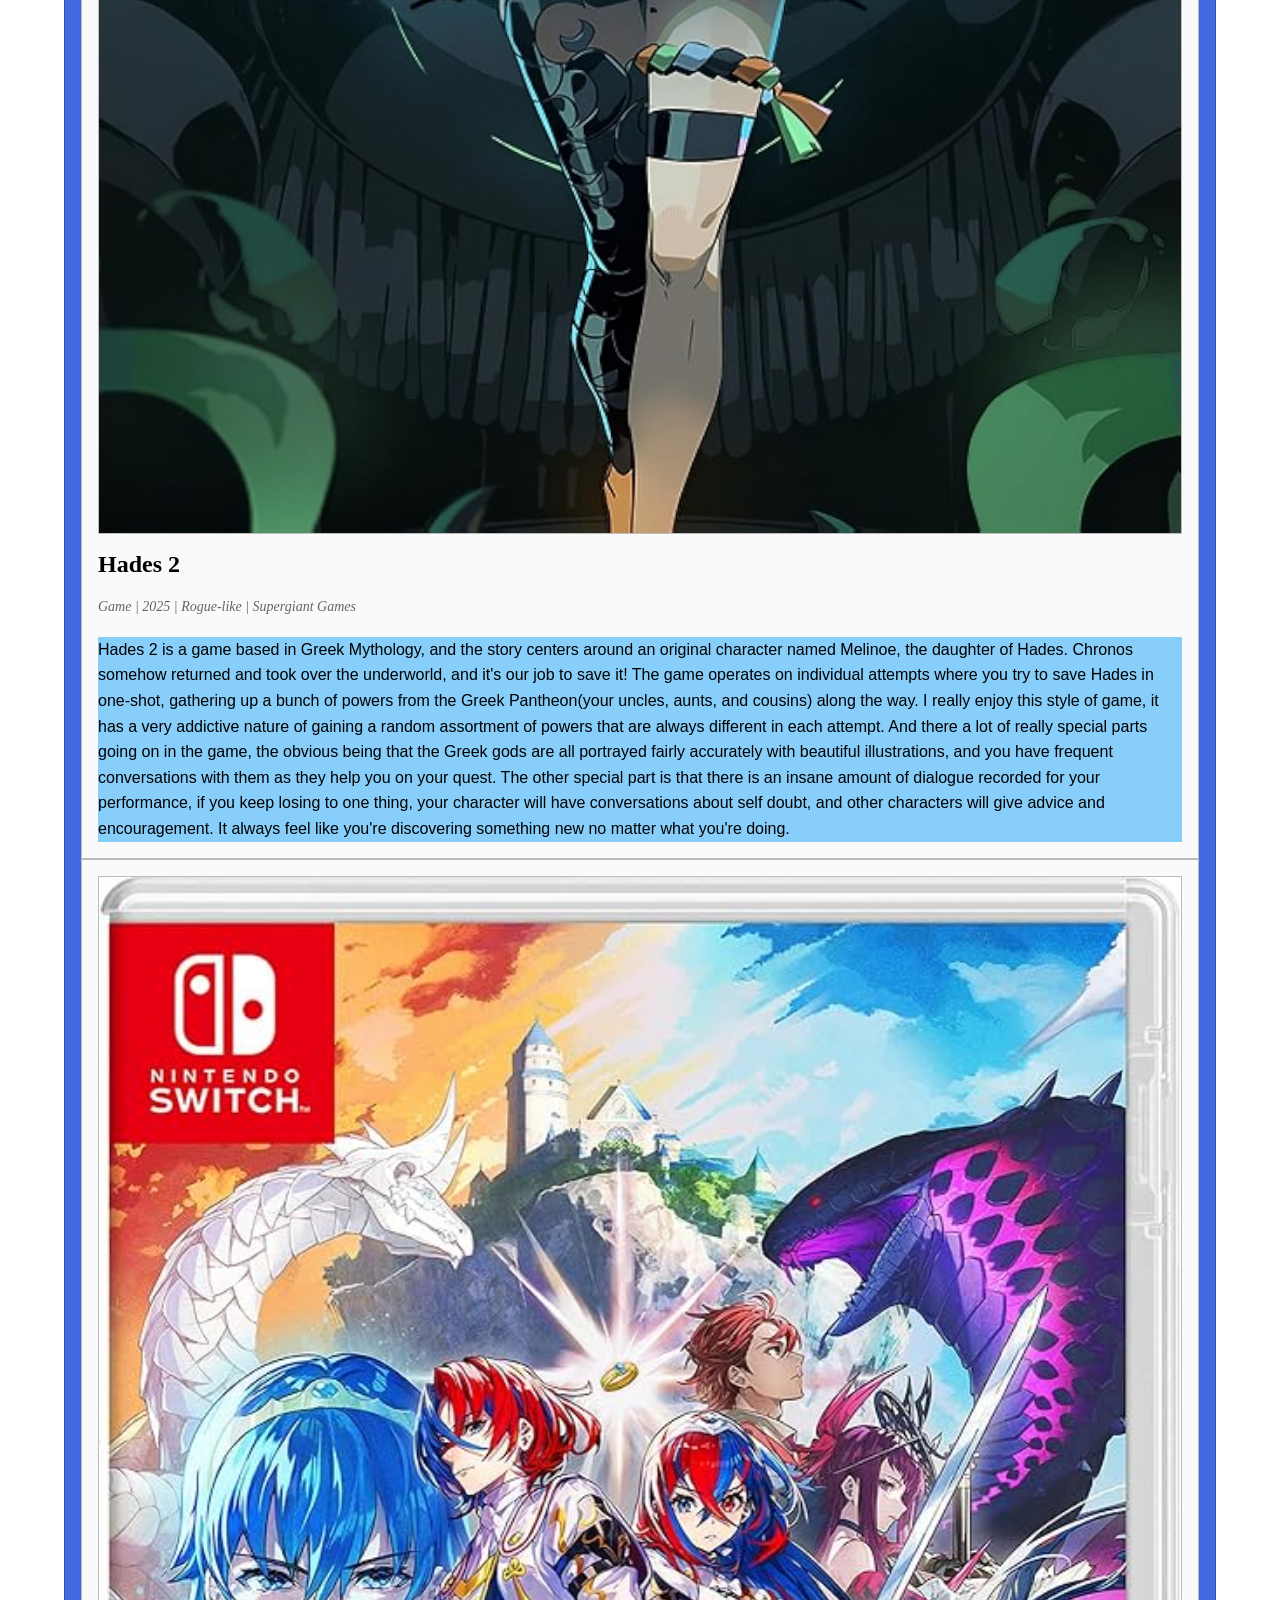
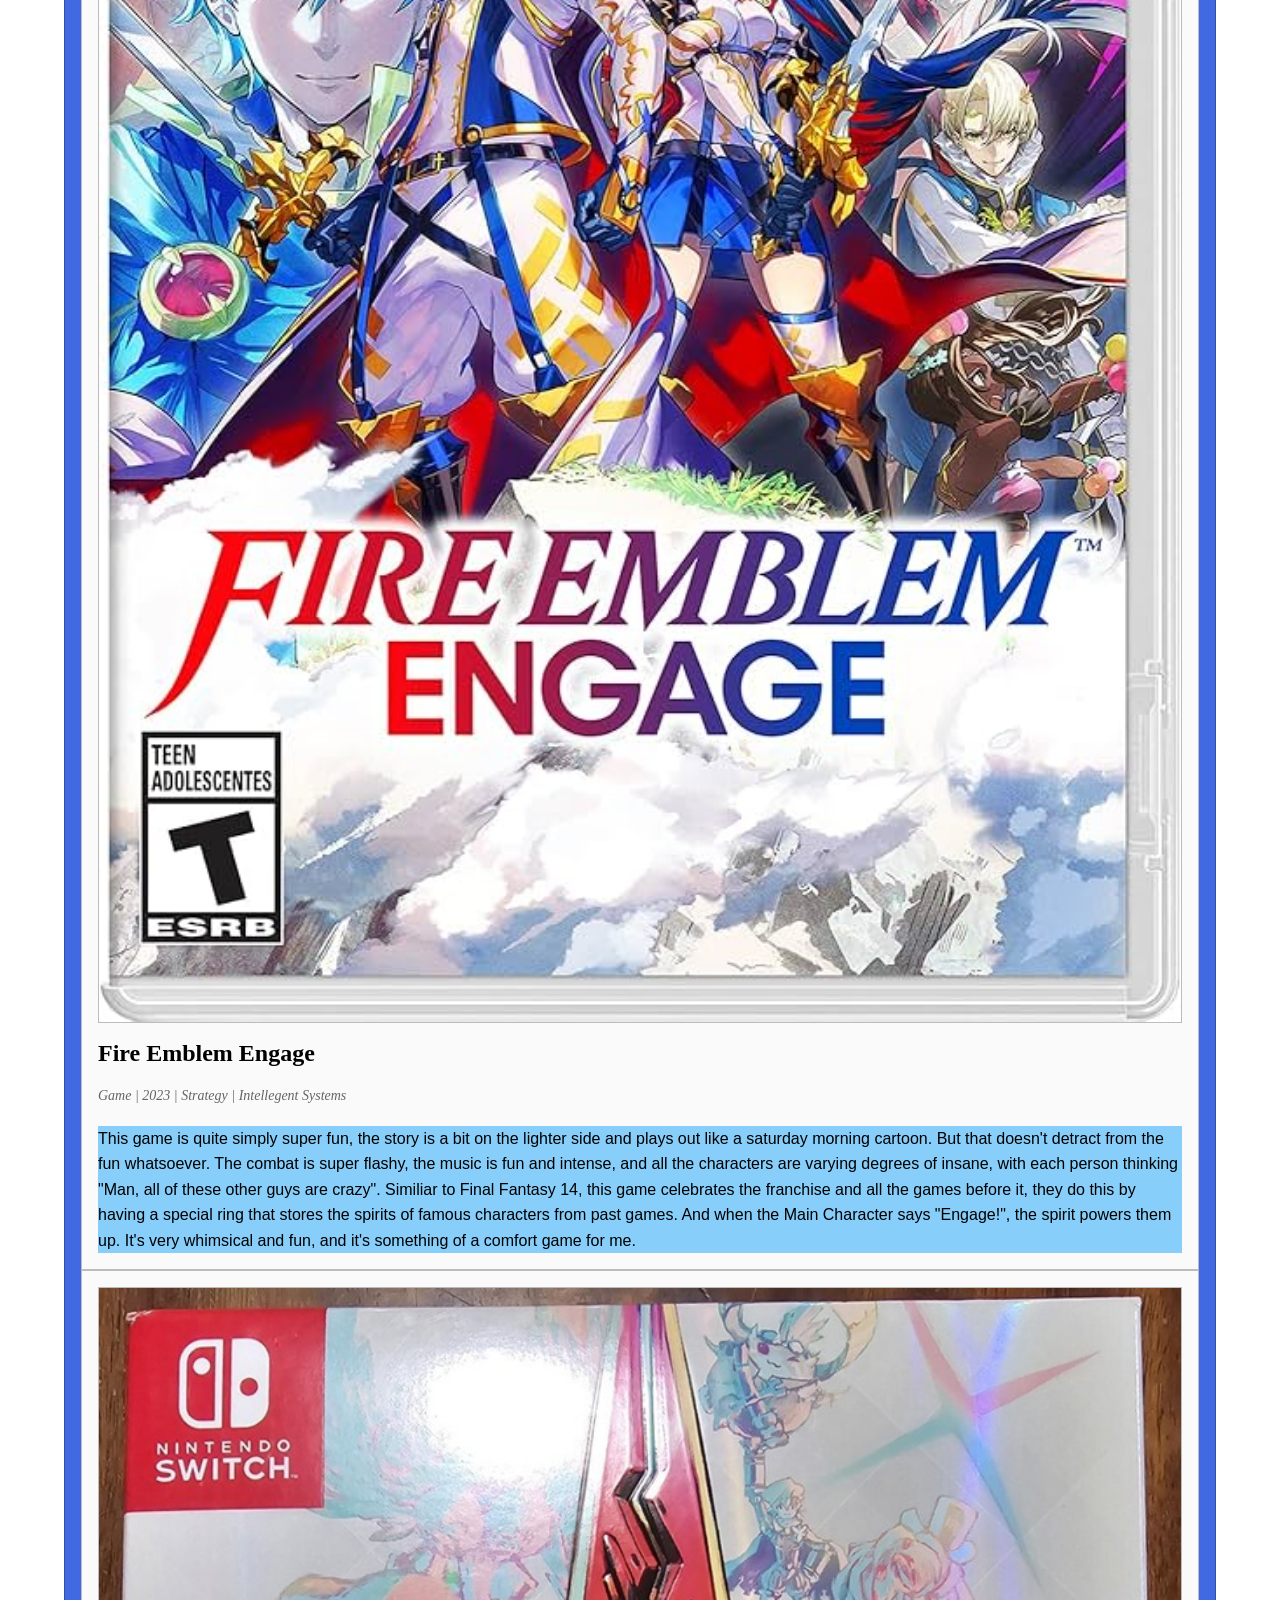
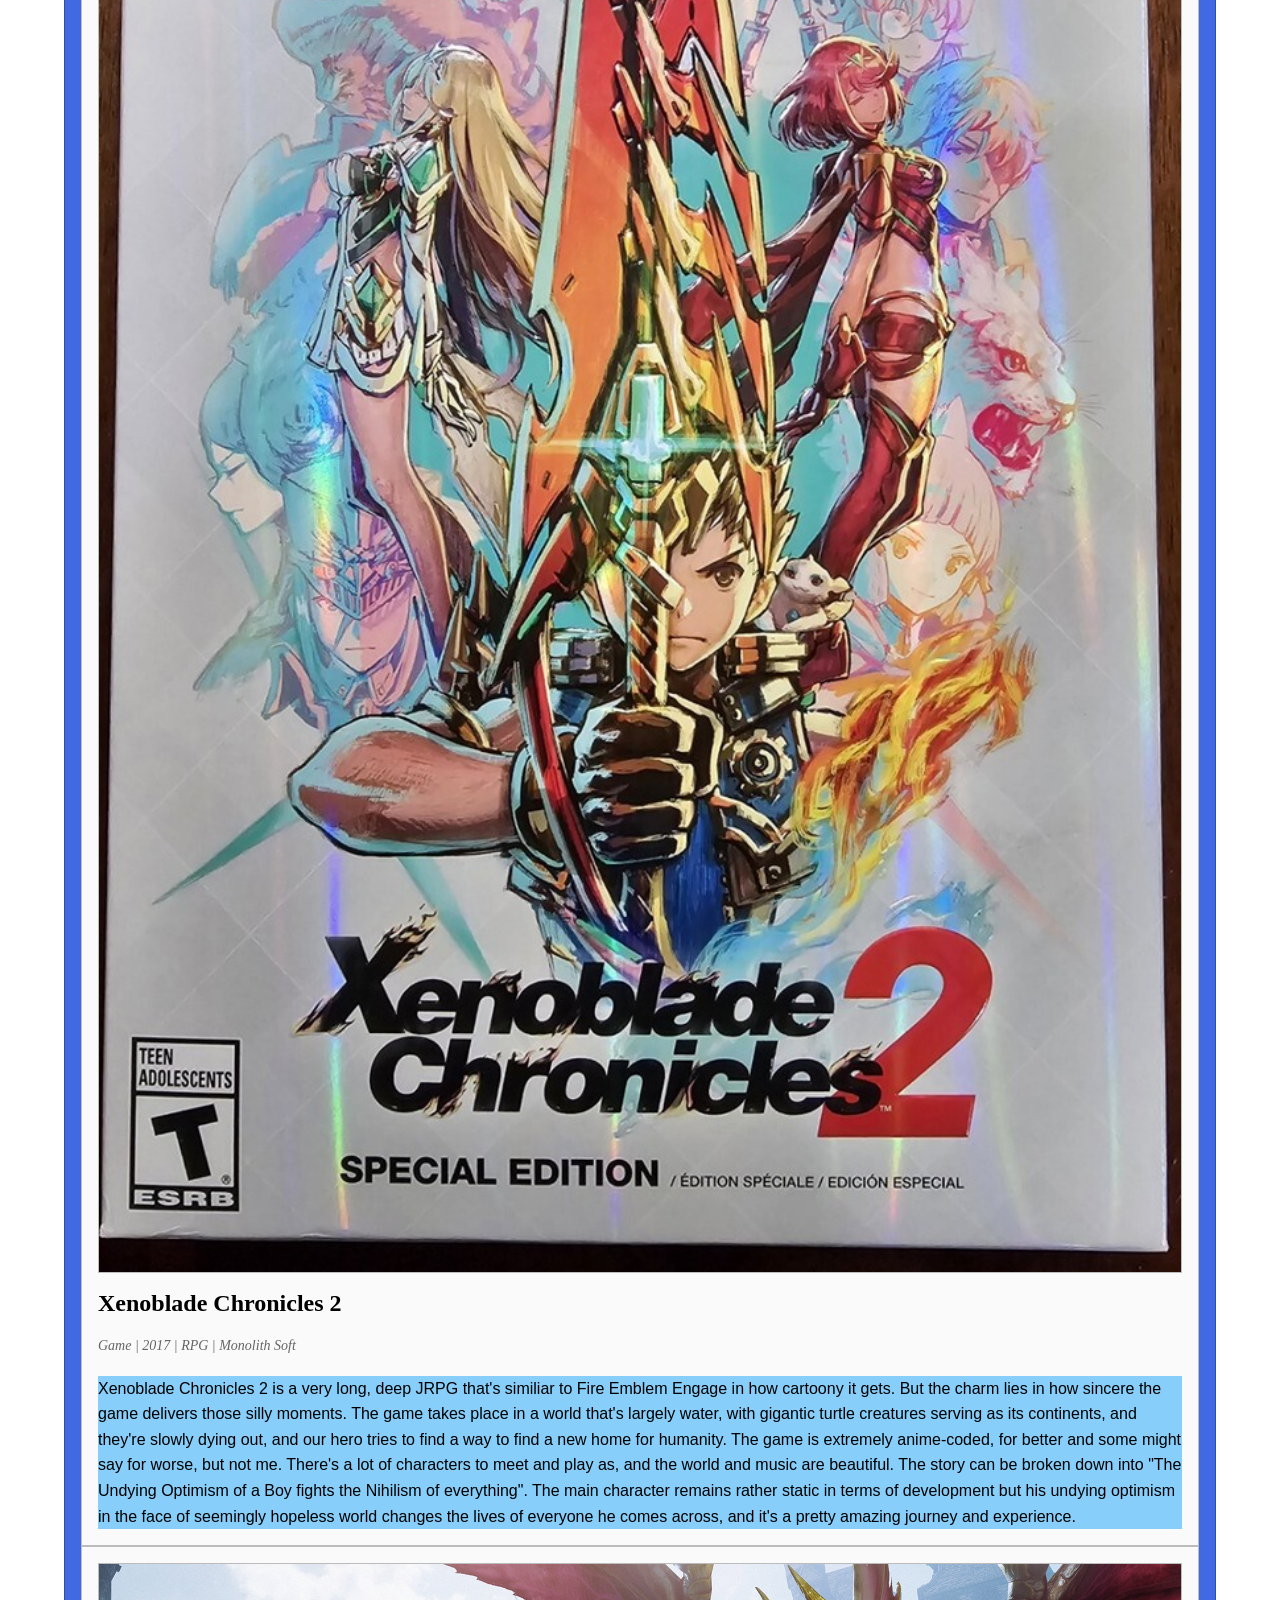
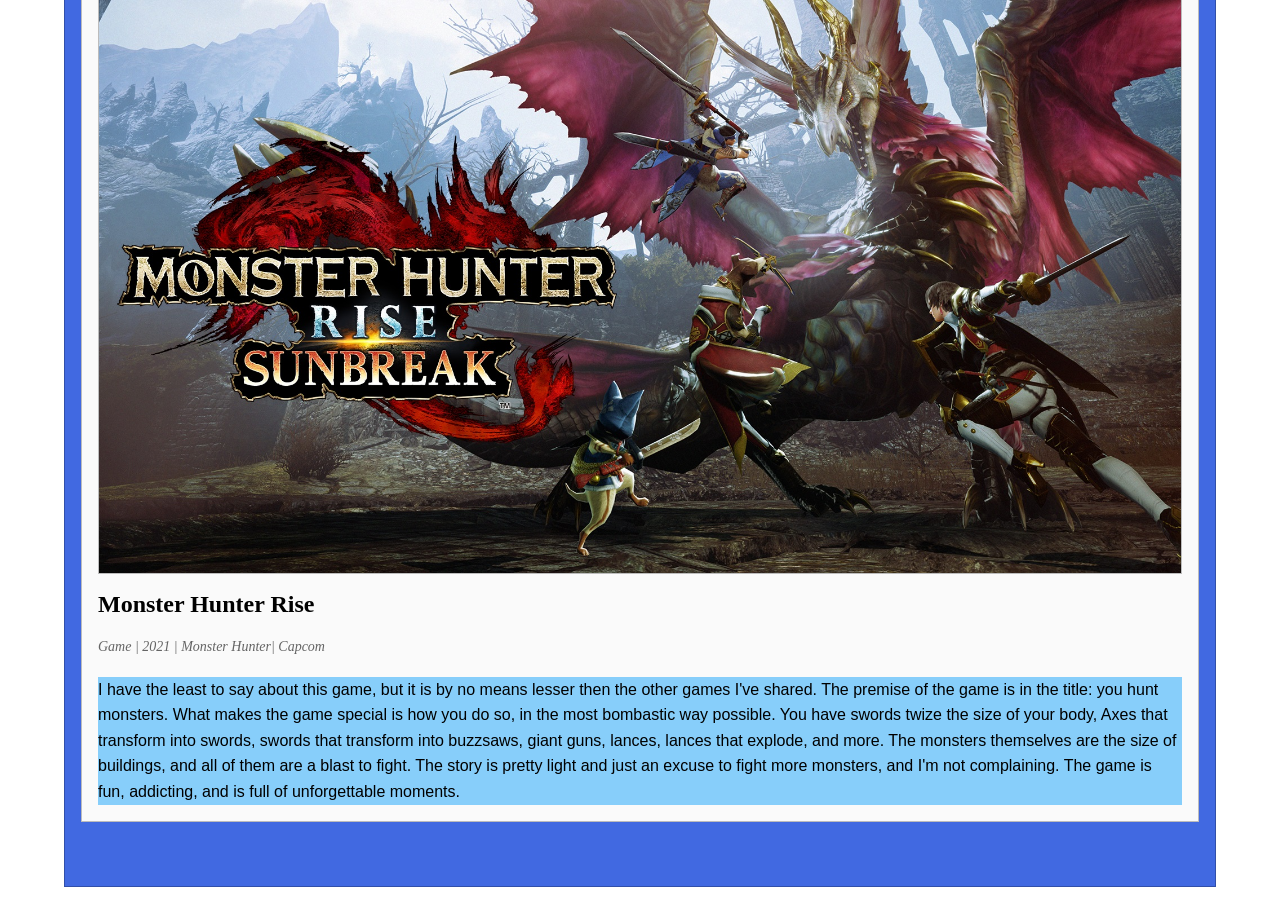
<file: W4 - Exercise 02/week-04-exercise-02-template/index.html>
<!DOCTYPE html>
<html lang="en">

<head>
    <meta charset="UTF-8" />
    <meta name="viewport" content="width=device-width, initial-scale=1.0" />
    <title>Week 04 Exercise 02 - My Favorite Games</title>
    <link rel="stylesheet" href="./style.css" />
</head>

<body>
    <main>
        <h1>My Collection</h1>
        <!-- 
            SAMPLE OVERVIEW TEXT
            Replace this entire paragraph with your own description.
            How do you think about your collection? Write that out here.
            P.S. Please use your own words. Be yourself.
        -->
        <p>
            This is my roughly my current top 6 favorite games, for Final Fantasy 14 specifically it's my favorite video game of all time, while the rest will rotate out on occassion.
            I think video games are just so special, they've taken me to fantastical worlds and experiences with stories both told through the game and ones I've created by playing myself
            that I'll remember for years and years. They have helped me get through some of the toughest times of my life, because we all need a place to escape to when reality gets too much.
            Video games are a thing that I have zero doubt will be a core piece of my daily life and identity until my last days. 
        </p>

        <div class="collection-grid">

            <!-- 
                SAMPLE CARD 1
                Replace this entire card with your own item.
                Keep the same structure: image, title, details, description.
            -->
            <div class="collection-card">
                <img src="Final Fantasy 14.jpg" alt="Final Fantasy XIV by Square Enix" />
                <h2>Final Fantasy XIV</h2>
                <p class="details">MMORPG | 2013 | Square Enix</p>
                <p class="description">
                    I've said it once and I'll say it again, Final Fantasy XIV is my favorite video game of all time. The
                    game itself has its foundations as a love letter to the other previous 13 installments, and the 2 sequels. 
                    But it has grown into something beyond that, with a world, story, and cast of characters i could spend hours
                    gushing over. There's also so many things to do inside the game, from fishing to monster catching to crafting 
                    to having amazing battles. I've been playing for 6 and a half years and there's still things I haven't done or accomplished, 
                    and I'll happily play for another 6 and beyond. 
                </p>
            </div>

            <!-- 
                SAMPLE CARD 2
                Replace this entire card with your own item.
                Notice the structure is identical to Sample Card 1.
            -->
            <div class="collection-card">
                <img src="Marvel Rivals.webp" alt="Marvel Rivals" />
                <h2>Marvel Rivals</h2>
                <p class="details">Game | 2024 | Hero Shooter | NetEase</p>
                <p class="description">
                    This game will very likely also stay on my favorite games of all time list, for 2 simple facts: It's very fun
                    and it stars Marvel heroes. I have a deep love for Marvel comics that the developers for this game share, shown through
                    the work in the character designs and animations, and the stories they tell in the game itself. Aside from that playing as 
                    my favorite Marvel heroes is a dream come true, and swinging around as Spider-Man or beating people up as The Hulk or Rogue
                    is the epitome of fun! I'll never get tired of playing this game
                </p>
            </div>

            <!-- 
                PLACEHOLDER CARD 3
                Complete this card by adding your image, title, details, and description.
            -->
            <div class="collection-card">
                <img src="Hades 2.jpg" alt="Hades 2 " />
                <h2>Hades 2</h2>
                <p class="details">Game | 2025 | Rogue-like | Supergiant Games</p>
                <p class="description">
                    Hades 2 is a game based in Greek Mythology, and the story centers around an original character named Melinoe, the daughter of Hades.
                    Chronos somehow returned and took over the underworld, and it's our job to save it! The game operates on individual attempts where you try
                    to save Hades in one-shot, gathering up a bunch of powers from the Greek Pantheon(your uncles, aunts, and cousins) along the way. I really
                    enjoy this style of game, it has a very addictive nature of gaining a random assortment of powers that are always different in each attempt. 
                    And there a lot of really special parts going on in the game, the obvious being that the Greek gods are all portrayed fairly accurately with 
                    beautiful illustrations, and you have frequent conversations with them as they help you on your quest. The other special part is that there 
                    is an insane amount of dialogue recorded for your performance, if you keep losing to one thing, your character will have conversations about 
                    self doubt, and other characters will give advice and encouragement. It always feel like you're discovering something new no matter what you're doing. 
                </p>
            </div>

            <!-- 
                PLACEHOLDER CARD 4
                Complete this card by adding your image, title, details, and description.
            -->
            <div class="collection-card">
                <img src="Fire Emblem Engage.jpg" alt="Fire Emblem Engage" />
                <h2>Fire Emblem Engage</h2>
                <p class="details">Game | 2023 | Strategy | Intellegent Systems</p>
                <p class="description">
                    This game is quite simply super fun, the story is a bit on the lighter side and plays out like a saturday morning cartoon. But that 
                    doesn't detract from the fun whatsoever. The combat is super flashy, the music is fun and intense, and all the characters are varying 
                    degrees of insane, with each person thinking "Man, all of these other guys are crazy". Similiar to Final Fantasy 14, this game celebrates
                    the franchise and all the games before it, they do this by having a special ring that stores the spirits of famous characters from past games. 
                    And when the Main Character says "Engage!", the spirit powers them up. It's very whimsical and fun, and it's something of a comfort game for me. 
                </p>
            </div>

            <!-- 
                PLACEHOLDER CARD 5
                Complete this card by adding your image, title, details, and description.
            -->
            <div class="collection-card">
                <img src="Xenoblade Chronicles 2.jpg" alt="Xenoblade Chronicles 2" />
                <h2>Xenoblade Chronicles 2</h2>
                <p class="details">Game | 2017 | RPG | Monolith Soft</p>
                <p class="description">
                    Xenoblade Chronicles 2 is a very long, deep JRPG that's similiar to Fire Emblem Engage in how cartoony it gets. But the charm lies in how 
                    sincere the game delivers those silly moments. The game takes place in a world that's largely water, with gigantic turtle creatures serving as 
                    its continents, and they're slowly dying out, and our hero tries to find a way to find a new home for humanity. The game is extremely anime-coded, 
                    for better and some might say for worse, but not me. There's a lot of characters to meet and play as, and the world and music are beautiful. The story
                    can be broken down into "The Undying Optimism of a Boy fights the Nihilism of everything". The main character remains rather static in terms of development
                    but his undying optimism in the face of seemingly hopeless world changes the lives of everyone he comes across, and it's a pretty amazing journey and experience. 
                </p>
            </div>

            <!-- 
                PLACEHOLDER CARD 6
                Complete this card by adding your image, title, details, and description.
            -->
            <div class="collection-card">
                <img src="MH Rise.jpg" alt="Monster Hunter Rise" />
                <h2>Monster Hunter Rise</h2>
                <p class="details">Game | 2021 | Monster Hunter| Capcom</p>
                <p class="description">
                    I have the least to say about this game, but it is by no means lesser then the other games I've shared. The premise of the game is in the title: 
                    you hunt monsters. What makes the game special is how you do so, in the most bombastic way possible. You have swords twize the size of your body, Axes 
                    that transform into swords, swords that transform into buzzsaws, giant guns, lances, lances that explode, and more. The monsters themselves are the 
                    size of buildings, and all of them are a blast to fight. The story is pretty light and just an excuse to fight more monsters, and I'm not complaining. 
                    The game is fun, addicting, and is full of unforgettable moments. 
                </p>
            </div>
        </div>
    </main>
</body>

</html>
</file>
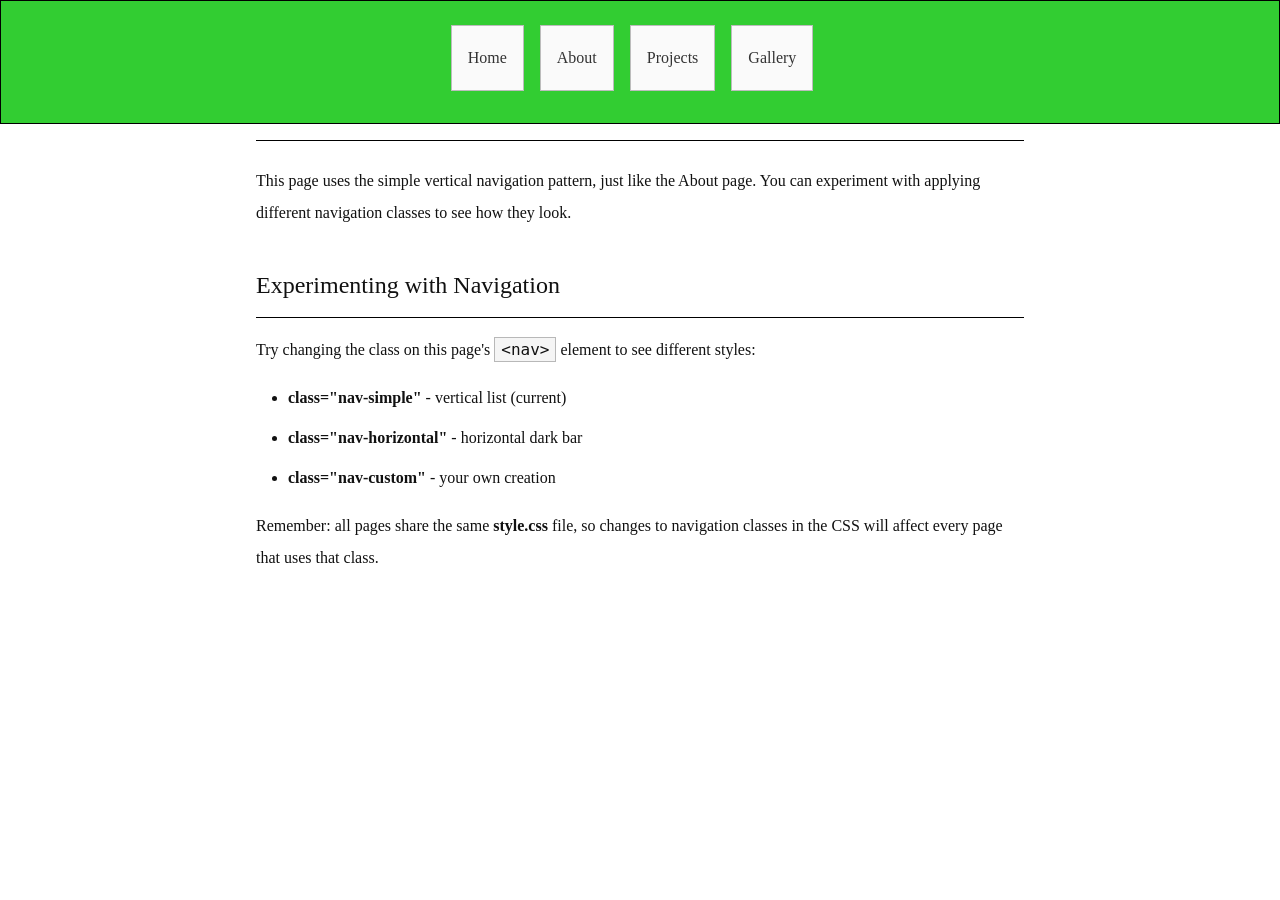
<file: W6 - Exercise 01/gallery/index.html>
<!DOCTYPE html>
<html lang="en">

<head>
  <meta charset="UTF-8">
  <meta name="viewport" content="width=device-width, initial-scale=1.0">
  <title>Navigation Lab - Gallery</title>
  <link rel="stylesheet" href="../css/style.css">
</head>

<body>

  <nav class="nav-custom">
    <ul>
      <li><a href="../index.html">Home</a></li>
      <li><a href="../about.html">About</a></li>
      <li><a href="../projects/index.html">Projects</a></li>
      <li><a href="index.html">Gallery</a></li>
    </ul>
  </nav>

  <main>
    <h1>Gallery</h1>

    <p>This page uses the simple vertical navigation pattern, just like the About page. You can experiment with applying
      different navigation classes to see how they look.</p>

    <h2>Experimenting with Navigation</h2>

    <p>Try changing the class on this page's <code>&lt;nav&gt;</code> element to see different styles:</p>

    <ul>
      <li><strong>class="nav-simple"</strong> - vertical list (current)</li>
      <li><strong>class="nav-horizontal"</strong> - horizontal dark bar</li>
      <li><strong>class="nav-custom"</strong> - your own creation</li>
    </ul>

    <p>Remember: all pages share the same <strong>style.css</strong> file, so changes to navigation classes in the CSS
      will affect every page that uses that class.</p>
  </main>

</body>

</html>
</file>
<file: Project-01/style.css>
* {
    box-sizing: border-box;
}
html, body {
    min-height: 100vh;
    margin: 0;
    font-family: "Times New Roman", serif;
    line-height: 2;
    display: flex;
    justify-content: flex-center;
    flex-direction: column; 
    color: black;
    background-color: #E9D39F; 
    padding: 16px 0;
}
header {
    text-align: flex-start; 
    border: 1px solid rgba(0, 0, 0, 0.25);
    background-color: #E9D39F;
    color: black; 
}
nav {
    display: flex;
    align-items: flex-start;
    justify-content: flex-start;
    gap: 16px; 
    padding: 16px; 
    border-bottom: 1px solid rgba(0, 0, 0, 0.25);
    
}
.container {
    max-width: 800px;
    margin: 0 auto;
    display: flex;
    flex-direction: column;
    gap: 48px;
}
.button-section {
    padding: 32px;
    background-color: #ffffff;
    border: 1px solid rgba(0, 0, 0, 0.25);
}
.button-section {
    font-size: 16px;
    margin-bottom: 24px;
}
button {
    font-family: "Times New Roman", serif;
    font-size: 16px;
    cursor: pointer;
    border-radius: 0;
}

.button-01 {
    margin-top: 8px; 
    margin-bottom: 8px; 
    background-color: #0066CC;
    color: #ffffff;
    padding: 16px 32px;
    border: 2px solid black; 
    transition: background-color 0.3s ease, color 0.3s ease, border-color 0.3s ease;
}

.button-01:hover {
    background-color: #ffffff;
    color: #0066CC;
    border-color: #0066CC;
}
.button-02 {
    margin-top: 8px;
    margin-bottom: 8px;
    background-color: #0066CC;
    color: #ffffff;
    padding: 16px 32px;
    border: 2px solid black;
    transition: background-color 0.3s ease, color 0.3s ease, border-color 0.3s ease;
}
.button-02:hover {
    background-color: #ffffff;
    color: #0066CC;
    border-color: #0066CC;
}
.button-03 {
    margin-top: 8px;
    margin-bottom: 8px;
    background-color: #0066CC;
    color: #ffffff;
    padding: 16px 32px;
    border: 2px solid black;
    transition: background-color 0.3s ease, color 0.3s ease, border-color 0.3s ease;
}
.button-03:hover {
    background-color: #ffffff;
    color: #0066CC;
    border-color: #0066CC;
}
.button-04 {
    margin-top: 8px;
    margin-bottom: 8px;
    background-color: #0066CC;
    color: #ffffff;
    padding: 16px 32px;
    border: 2px solid black;
    transition: background-color 0.3s ease, color 0.3s ease, border-color 0.3s ease;
}
.button-04:hover {
    background-color: #ffffff;
    color: #0066CC;
    border-color: #0066CC;
}
.button-05 {
    margin-top: 8px;
    margin-bottom: 8px;
    background-color: #0066CC;
    color: #ffffff;
    padding: 16px 32px;
    border: 2px solid black;
    transition: background-color 0.3s ease, color 0.3s ease, border-color 0.3s ease;
}
.button-05:hover {
    background-color: #ffffff;
    color: #0066CC;
    border-color: #0066CC;
}

h1 {
    background-color: white;
    font-weight: normal;
    font-size: 48px;
    line-height: 1em;
    margin-top: 48px;
    margin-bottom: 48px;
    text-align: center;
    border: 1px solid black; 
    
}
h2 {
    font-weight: normal;
    font-size: 24px;
    line-height: 1em;
    margin-top: 32px;
    margin-bottom: 32px;
    background-color: white; 
    text-align: start; 
    border: 1px solid black;
    font-family:'Courier New', Courier, monospace
}
main {
    display: flex;
    flex-direction: column;
    justify-content: center;
    max-width: 1200px;
    width: 90%;
    padding: 8px;
    
    border: 5px solid rgba(0, 0, 0, 0.25);
    background-color: #47CCB8;

}
.collection-grid {
    margin: 48px 0;
    flex-basis: 300px; 
    display: flex;
    flex-direction: column;
    flex-wrap: wrap;
}
.collection-card {
    border: 1px solid rgba(0, 0, 0, 0.25);
    background-color: #e9d39f;
    padding: 4px;
    border: 10px solid black; 
}
.collection-card img {
    width: 100%;
    height: 75%;
    display: block;
    border: 1px solid rgba(0, 0, 0, 0.25);
    margin-bottom: 8px;
}
.container {
    max-width: 600px; 
    margin: 0 auto;
    display: flex;
    flex-direction: column;
    gap: 48px;
}
.collection-card .description {
    font-family: 'Segoe UI', Tahoma, Geneva, Verdana, sans-serif;
    font-size: 16px;
    margin-bottom: 10px;
    line-height: 1.5;
    outline: 3px solid rgba(0, 0, 0, 0.25);
    background-color: lightskyblue;
    color: black; 
}
.box {
    width: 700px;
    height: 700px;
    background-color: #E9D39F;
    border: 5px solid black;
}
.penguin-banner {
    background-image: url('Penguins.jpg');
    background-repeat: no-repeat;
    background-size: cover;
    background-position: center;
    border: 1px solid black;
    min-height: 400px;
}
</file>
<file: Project-02/style.css>
* {
    margin: 0;
    padding: 0;
    box-sizing: border-box;
}
header {
    font-family: "Times New Roman", serif;
    border: 1px solid rgba(0, 0, 0, 0.25);
    background-color: #E9D39F;
    color: black; 
    margin-top: 80px;
}
html, body { 
    min-height: 100vh;
    margin: 0; 
}
ul {
    margin-left: 32px;
    margin-bottom: 16px; 
}
li { 
    margin-bottom: 8px; 
}
.nav-horizon { 
   position: fixed; 
   top: 0;
   left: 0; 
   right: 0; 
   background-color: rgb(77, 228, 225); 
   padding: 0 16px; 
   box-shadow: 0px 2px 4px rgba(0, 0, 0, 0.1);
   z-index: 1000
}
.nav-horizon ul {
   list-style: none; 
   margin: 0; 
   padding: 16px; 
   display: flex; 
   justify-content: space-evenly;
   padding: 16px; 
   gap: 32px; 

}
.nav-horizon li { 
   margin-bottom: 0;  
}
.nav-horizon a {
    display: block; 
    padding: 16px; 
    font-weight: bold;  
    color: black; 
    text-decoration: none; 
    transition: background-color 0.3s ease,
    color 0.3s ease; 
    
}
.nav-horizon a:hover {
    color: white; 
}

.penguin-banner {
    display: flex; 
    justify-content: center; 
    align-items: center; 
    width: 100%; 
    min-height: 300px;  
    background-image: url('Penguins.jpg');
    background-repeat: no-repeat;
    background-size: cover;
    background-position: center;
    border: 1px solid black;
}
.penguin-banner h1{
    color: white; 
    font-size: 3rem; 
    text-shadow: 2px 2px 8px black; 
}
body {
    font-family: Lora, serif; 
    line-height: 2;
    background-color: #ade4ea;
    color: black;
} 
main {
    max-width: 1200px;
    margin: 100px auto 40px;
    padding: 20px; 
    padding-top: 30px; 
    background-color: #ade4ea; 
}
p, h1, h2, main {
    margin-bottom: 20px; 
}
h1, h2 {
    font-family: "Merriweather", serif; 
}

.card {
    display: flex; 
    justify-content: space-between; 
    align-items: center; 
    background: #e9d39f; 
    padding: 30px; 
    margin-bottom: 30px; 
    border-radius: 10px; 
    border: 3px solid black; 
}
.text { 
    flex: 2; 
    padding-right: 30px;
}
.image {
    flex: 1; 
}
.image img { 
    width: 100%;
    max-width: 250px; 
    border-radius: 10px; 
    display: block; 
}
.intro {
    text-align: center; 
    margin-bottom: 40px; 
    background: #e9d39f; 
    border: 1px solid black; 
}
.intro h1{
    margin-bottom: 20px;
}
.gallery {
    display: flex; 
    flex-wrap: wrap; 
    justify-content: center; 
    max-width: 100%; 
    margin: 50px auto; 
    gap: 30px; 
}
.card-g {
    width: 300px; 
    background: #E9D39F;
    border-radius: 10px; 
    padding: 20px; 
    text-align: center; 
    box-shadow: 0 3px 10px rgba(0,0,0,.15);
    border: 1px solid black; 
}
.card-g img{
    width: 100%; 
    height: 300px; 
    object-fit: cover; 
    border-radius: 8px; 
}
.card-g h2{
    margin-top: 13px; 
}
.card-g p {
    margin-top: 10px; 
}
.resume-card {
    background: #E9D39F;
    border: 1px solid black; 
    padding: 30px; 
    margin-bottom: 30px;
    border-radius: 10px; 
    box-shadow: 0px 3px 10px rgba(0,0,0,.15)
}
@media (max-width: 770px) {
    .card {
        flex-direction: column;
        text-align: center;
    }
    .text {
        padding-right: 0; 
        margin-bottom: 20px
    }
}
</file>
<file: W3 - Exercise 01 /style.css>
* {
    box-sizing: border-box;
}
.card {
    background-color: cyan;
    padding: 20px;
    margin: 0 auto;
    max-width: 600px;
    border-radius: 4px;
    border: 1px solid black;
}
h1 {
    color: black;
    font-size: 32px;
    text-align: center;
}
body {
    font-family: 'Times New Roman', Times, serif;
    background-color: blue;
    margin: 0;
    padding: 0;
}
p {
    color: black;
    font-size: 16px;
    margin-top: 10px;
    margin-bottom: 10px;
}
</file>
<file: W5 - Exercise 01/style.css>
* {
    margin: 0;
    padding: 0;
    box-sizing: border-box;
}

body {
    font-family: "Times New Roman", serif;
    line-height: 2;
    background-color: #fafafa;
    color: #1F2937;
    padding: 32px 16px;
}

.container {
    max-width: 800px;
    margin: 0 auto;
    display: flex;
    flex-direction: column;
    gap: 48px;
}

h1 {
    font-size: 48px;
    line-height: 1em;
    font-weight: normal;
    text-align: center;
    margin-bottom: 16px;
}

.subtitle {
    text-align: center;
    font-size: 16px;
    color: #6B7280;
    margin-bottom: 32px;
}

h2 {
    font-size: 24px;
    font-weight: normal;
    border-bottom: 1px solid rgba(0, 0, 0, 1);
    padding-bottom: 8px;
    margin-bottom: 16px;
}

.button-section {
    padding: 32px;
    background-color: #ffffff;
    border: 1px solid rgba(0, 0, 0, 0.25);
}

.button-section p {
    font-size: 16px;
    margin-bottom: 24px;
}

button {
    font-family: "Times New Roman", serif;
    font-size: 16px;
    cursor: pointer;
    border-radius: 0;
}

.button-01 {
    background-color: #0066CC;
    color: #ffffff;
    padding: 16px 32px;
    border: 2px solid #0066CC;
    transition: background-color 0.3s ease, color 0.3s ease, border-color 0.3s ease;
}

.button-01:hover {
    background-color: #ffffff;
    color: #0066CC;
    border-color: #0066CC;
}

.button-02 {
    background-color: #0e6027;
    color: #ffffff;
    padding: 16px 32px;
    border: 2px solid #0e6027;
    transition: transform 0.3s ease, box-shadow 0.3s ease;
}

.button-02:hover {
    transform: translateY(-4px);
    box-shadow: 0 8px 16px rgba(0, 0, 0, 0.2);
}
.button-03 {
    background-color: purple; 
    color: yellow; 
    padding: 16px 32px; 
    border: 2px solid purple; 
    transition: background-color 0.3s ease, color 0.3s ease, border-color 0.3s ease;
}
.button-03:hover {
    background-color: yellow; 
    color: purple;
    border-color: yellow; 
}
.button-04 {
    background-color:orange;
    color:white; 
    padding: 16px 32px; 
    border: 2px solid orange; 
    transition: transform 0.3s ease, box-shadow 0.3s ease; 
}
.button-04:hover {
    transform: translateY(-4px);
    box-shadow: 0 8px 16px rgba(0, 0, 0, 0.2); 
}
.button-05 {
    background-color: blue; 
    color: white; 
    padding: 16px 32px; 
    border: 2px solid blue; 
    transition: width 3s ease, height 3s ease, background-color 3s ease; 
}
.button-05:hover {
    width: 200px; 
    height: 200px; 
    background-color: red; 
}
.button-06 {
    background-color: green; 
    color: white; 
    padding: 16px 32px; 
    border: 2px solid green; 
    transition: width 2s, height 2s, background-color 2s, transform 2s ease; 
}
.button-06:hover {
    width: 300px; 
    height: 300px; 
    background-color: purple; 
    transform: rotate(180deg); 
}
</file>
<file: W6 - Exercise 01/css/style.css>
* {
  margin: 0;
  padding: 0;
  box-sizing: border-box;
}

body {
  font-family: "Times New Roman", serif;
  font-size: 16px;
  line-height: 2;
  color: #111111;
  background-color: #ffffff;
  display: flex;
  justify-content: center;
  align-items: flex-start;
  min-height: 100vh;
  padding: 32px 0;
}

main {
  max-width: 800px;
  width: 100%;
  padding: 0 16px;
}

h1 {
  font-size: 3.75rem;
  font-weight: normal;
  line-height: 1em;
  letter-spacing: -0.25rem;
  text-align: center;
  margin-bottom: 24px;
  padding-bottom: 48px;
  border-bottom: 1px solid rgba(0, 0, 0, 1);
}

h2 {
  font-size: 24px;
  font-weight: normal;
  margin-top: 32px;
  margin-bottom: 16px;
  padding-bottom: 8px;
  border-bottom: 1px solid rgba(0, 0, 0, 1);
}

p {
  margin-bottom: 16px;
}

ul {
  margin-left: 32px;
  margin-bottom: 16px;
}

li {
  margin-bottom: 8px;
}

a {
  color: #0066CC;
  text-decoration: underline;
}

a:hover {
  color: #004499;
}

code {
  font-family: monospace;
  background-color: #f5f5f5;
  padding: 2px 6px;
  border: 1px solid rgba(0, 0, 0, 0.25);
}

.nav-simple {
  position: fixed;
  left: 32px;
  top: 32px;
  width: 200px;
}

.nav-simple ul {
  list-style: none;
  margin: 0;
  padding: 0;
}

.nav-simple li {
  margin-bottom: 8px;
}

.nav-simple a {
  display: block;
  padding: 8px 16px;
  color: #0066CC;
  text-decoration: none;
  background-color: #fafafa;
  border: 1px solid rgba(0, 0, 0, 0.25);
  transition: background-color 0.3s ease, color 0.3s ease;
}

.nav-simple a:hover {
  background-color: #0066CC;
  color: #ffffff;
}

.nav-simple+main {
  margin-left: 232px;
}

.nav-horizontal {
  position: fixed;
  top: 0;
  left: 0;
  right: 0;
  background-color: #333333;
  padding: 0 32px;
  box-shadow: 0 2px 4px rgba(0, 0, 0, 0.1);
  z-index: 1000;
}

.nav-horizontal ul {
  list-style: none;
  margin: 0;
  padding: 0;
  display: flex;
  gap: 32px;
}

.nav-horizontal li {
  margin-bottom: 0;
}

.nav-horizontal a {
  display: block;
  padding: 16px 0;
  color: #ffffff;
  text-decoration: none;
  transition: color 0.3s ease;
}

.nav-horizontal a:hover {
  color: #0066CC;
}

.nav-horizontal+main {
  margin-top: 80px;
}

.nav-custom {
  position: fixed;
  top: 0;
  left: 0;
  right: 0;
  display: flex;
  background-color: limegreen;
  color: white; 
  border: 1px solid black;
  padding: 0 16px;
  justify-content: center;
  align-items: center;
}

.nav-custom ul {
  list-style: none;
  margin: 16px 0;
  padding: 8px 0;
  display: flex;
  justify-content: center;
}

.nav-custom li {
  margin-right: 16px;
}

.nav-custom a {
  display: block;
  padding: 16px;
  color: #333333;
  text-decoration: none;
  transition: background-color 0.3s ease, color 0.3s ease;
  background-color: #fafafa;
  border: 1px solid rgba(0, 0, 0, 0.25);
}

.nav-custom a:hover {
  background-color: red; 
  color: white; 
}

@media (width >=480px) {}

@media (width >=1024px) {}
</file>
<file: W4 - Exercise 01/week-04-exercise-01-template/style.css>
* {
    box-sizing: border-box;
}

html,
body {
    min-height: 100vh;
    margin: 0;
}

body {
    font-family: "Times New Roman", serif;
    line-height: 2;
    display: flex;
    justify-content: center;
    align-items: flex-start;
    padding: 32px 0;
}

main {
    max-width: 800px;
    width: 90%;
    padding: 16px;
    border: 1px solid rgba(0, 0, 0, 0.25);
}

h1 {
    font-weight: normal;
    font-size: 48px;
    line-height: 1em;
    margin-top: 48px;
    margin-bottom: 48px;
    text-align: center;
}

h2 {
    font-size: 24px;
    margin-top: 48px;
    margin-bottom: 16px;
    border-bottom: 1px solid rgba(0, 0, 0, 1);
    padding-bottom: 16px;
}

p {
    margin-bottom: 16px;
}

.screenshot-container {
    margin: 32px 0;
    padding: 16px;
    border: 1px solid rgba(0, 0, 0, 1);
    text-align: center;
}

.screenshot-container img {
    max-width: 100%;
    height: auto;
    display: block;
    margin: 0 auto;
    border: 1px solid rgba(0, 0, 0, 0.25);
}
</file>
<file: W4 - Exercise 02/week-04-exercise-02-template/style.css>
* {
    box-sizing: border-box;
}

html,
body {
    min-height: 100vh;
    margin: 0;
}

body {
    font-family: "Times New Roman", serif;
    line-height: 2;
    display: flex;
    justify-content: center;
    align-items: flex-start;
    padding: 32px 0;
}

main {
    max-width: 1200px;
    width: 90%;
    padding: 16px;
    border: 1px solid rgba(0, 0, 0, 0.25);
    background-color: royalblue;
}

h1 {
    font-weight: normal;
    font-size: 48px;
    line-height: 1em;
    margin-top: 48px;
    margin-bottom: 48px;
    text-align: center;
}

main>p {
    background-color: white; 
    font-family:'Franklin Gothic Medium', 'Arial Narrow', Arial, sans-serif;
    margin-bottom: 32px;
    text-align: center;
    max-width: 800px;
    margin-left: auto;
    margin-right: auto;
    border: 1px black; 
}

.collection-grid {
    margin: 48px 0;
    flex-basis: 300px; 
    display: flex;
    flex-direction: column;
    flex-wrap: wrap;
}

.collection-card {
    border: 1px solid rgba(0, 0, 0, 0.25);
    background-color: #fafafa;
    padding: 16px;
}

.collection-card img {
    width: 100%;
    height: auto;
    display: block;
    border: 1px solid rgba(0, 0, 0, 0.25);
    margin-bottom: 16px;
}

.collection-card h2 {
    font-size: 24px;
    font-weight: bold;
    margin-top: 0;
    margin-bottom: 8px;
    line-height: 1.2;
}

.collection-card .details {
    font-size: 14px;
    color: rgba(0, 0, 0, 0.6);
    margin-bottom: 16px;
    font-style: italic;
}

.collection-card .description {
    font-family:Impact, Haettenschweiler, 'Arial Narrow Bold', sans-serif;
    font-size: 16px;
    margin-bottom: 0;
    line-height: 1.6;
    outline: 3px black; 
    background-color: lightskyblue; 
    }

    @media (min-width: 480px) {
        .collection-card {
            flex-basis: 45%;
        }
    }
    @media (mid-width: 1024px){
        .collection-card {
            flex-basis: 30%;
        }
    }
</file>
